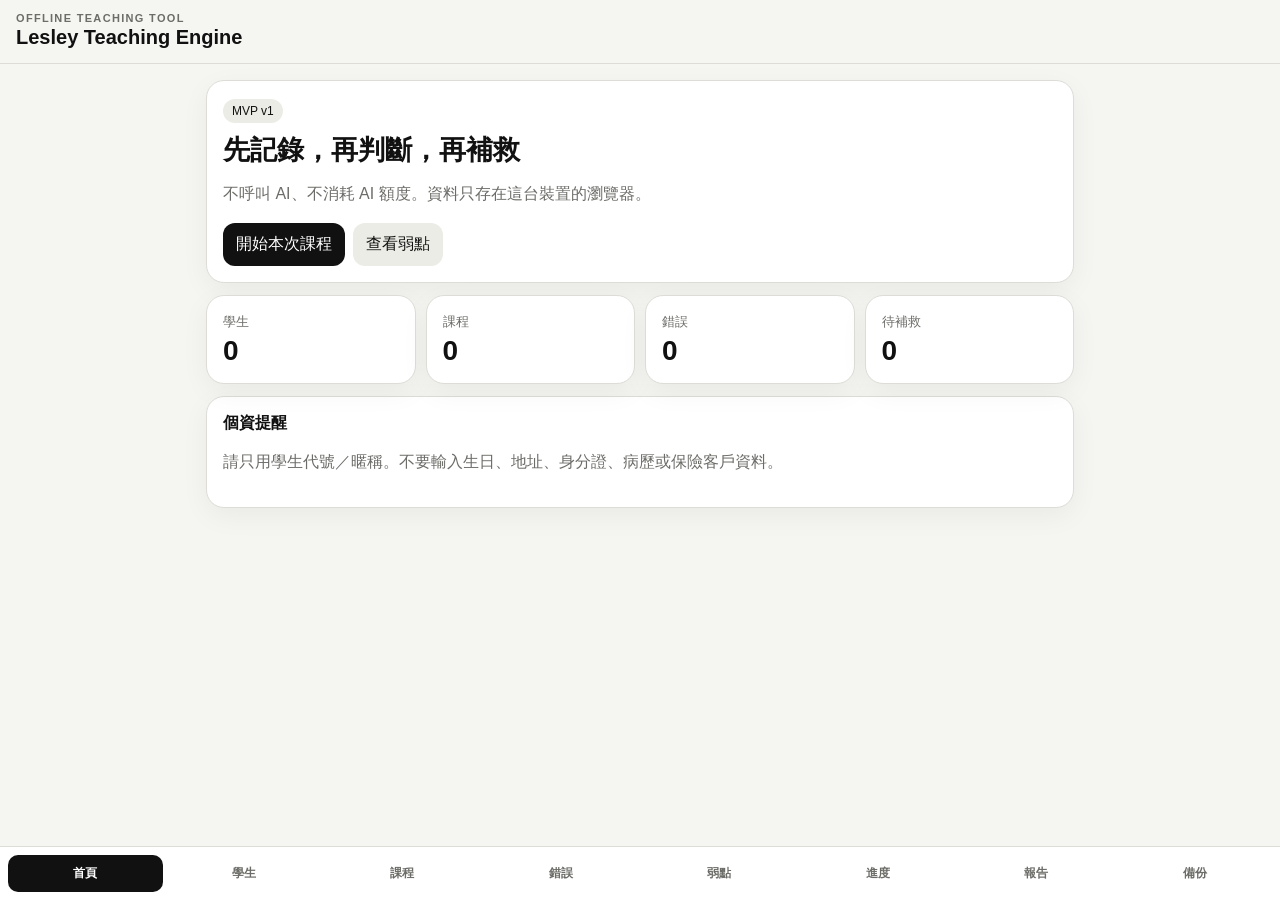
<file: index.html>
<!doctype html>
<html lang="zh-Hant">
<head>
<meta charset="utf-8">
<meta name="viewport" content="width=device-width,initial-scale=1,viewport-fit=cover">
<meta name="theme-color" content="#111111">
<meta name="apple-mobile-web-app-capable" content="yes">
<meta name="apple-mobile-web-app-title" content="Lesley TE">
<link rel="manifest" href="manifest.webmanifest">
<link rel="icon" href="icon.svg">
<title>Lesley Teaching Engine</title>
<style>
:root{--bg:#f5f5f2;--card:#fff;--ink:#111;--muted:#6c6c68;--line:#dddcd6;--soft:#ecece6;--danger:#9b2525}
*{box-sizing:border-box}body{margin:0;background:var(--bg);color:var(--ink);font-family:-apple-system,BlinkMacSystemFont,"Segoe UI","Noto Sans TC",sans-serif;padding-bottom:88px}
header{position:sticky;top:0;z-index:20;padding:calc(12px + env(safe-area-inset-top)) 16px 12px;background:rgba(245,245,242,.94);backdrop-filter:blur(18px);border-bottom:1px solid var(--line)}
h1{font-size:20px;margin:2px 0}.eyebrow{font-size:11px;letter-spacing:.12em;color:var(--muted);font-weight:700;margin:0}
main{max-width:900px;margin:auto;padding:16px}.view{display:none}.view.active{display:block}.card{background:var(--card);border:1px solid var(--line);border-radius:18px;padding:16px;margin-bottom:12px;box-shadow:0 8px 28px rgba(0,0,0,.05)}
.hero h2{font-size:27px;line-height:1.15;margin:10px 0}.muted{color:var(--muted);line-height:1.55}.grid{display:grid;gap:10px}.stats{grid-template-columns:repeat(2,1fr)}
.stat span{font-size:13px;color:var(--muted)}.stat strong{display:block;font-size:28px;margin-top:4px}.form{display:grid;gap:12px}
label{display:grid;gap:6px;font-size:14px;font-weight:700}input,select,textarea{width:100%;padding:12px;border:1px solid var(--line);border-radius:12px;background:#fff;font:inherit;color:var(--ink)}
textarea{resize:vertical}.primary,.secondary,.danger{border:0;border-radius:12px;padding:11px 13px;font-weight:700;font:inherit}.primary{background:#111;color:#fff}.secondary{background:var(--soft);color:#111}.danger{background:var(--danger);color:#fff}
.row{display:flex;gap:8px;align-items:center;flex-wrap:wrap}.grow{flex:1}.hidden{display:none!important}fieldset{border:1px solid var(--line);border-radius:14px;padding:12px;display:grid;gap:10px}legend{font-weight:800}.check{grid-template-columns:auto 1fr;align-items:center}.check input{width:auto}
.item{display:grid;gap:8px}.itemhead{display:flex;justify-content:space-between;gap:8px}.tag{display:inline-block;background:var(--soft);border-radius:999px;padding:5px 9px;font-size:12px;margin:2px 3px 2px 0}
.report{line-height:1.7}.statusline{display:flex;align-items:flex-start;gap:10px;padding:11px 0;border-bottom:1px solid var(--line)}.statusline:last-child{border-bottom:0}.statusdot{width:10px;height:10px;border-radius:50%;margin-top:6px;flex:0 0 10px;background:#777}.statusdot.done{background:#111}.statusdot.work{background:#777}.statusdot.wait{background:#bbb}.progress-note{padding:12px;border-radius:14px;background:var(--soft);line-height:1.55}.nav{position:fixed;left:0;right:0;bottom:0;z-index:30;display:flex;overflow-x:auto;gap:4px;padding:8px 8px calc(8px + env(safe-area-inset-bottom));background:rgba(255,255,255,.97);border-top:1px solid var(--line);backdrop-filter:blur(18px)}
.nav button{flex:1;min-width:58px;border:0;background:transparent;border-radius:10px;padding:10px 6px;font-size:12px;font-weight:700;color:var(--muted)}.nav button.active{background:#111;color:#fff}
.toast{position:fixed;z-index:50;left:50%;bottom:108px;transform:translateX(-50%);background:#111;color:#fff;padding:10px 14px;border-radius:999px;opacity:0;transition:.2s;pointer-events:none}.toast.show{opacity:1}
@media(min-width:700px){.stats{grid-template-columns:repeat(4,1fr)}#dashcards{grid-template-columns:repeat(4,1fr)}}
@media print{header,.nav,.noprint{display:none!important}body{background:#fff;padding:0}.view{display:none!important}#report.view{display:block!important}.card{border:0;box-shadow:none;padding:0}}
</style>
</head>
<body>
<header><p class="eyebrow">OFFLINE TEACHING TOOL</p><h1>Lesley Teaching Engine</h1></header>
<main>
<section id="home" class="view active">
  <div class="card hero"><span class="tag">MVP v1</span><h2>先記錄，再判斷，再補救</h2><p class="muted">不呼叫 AI、不消耗 AI 額度。資料只存在這台裝置的瀏覽器。</p><div class="row"><button class="primary" data-go="session">開始本次課程</button><button class="secondary" data-go="dashboard">查看弱點</button></div></div>
  <div class="grid stats"><div class="card stat"><span>學生</span><strong id="statStudents">0</strong></div><div class="card stat"><span>課程</span><strong id="statSessions">0</strong></div><div class="card stat"><span>錯誤</span><strong id="statErrors">0</strong></div><div class="card stat"><span>待補救</span><strong id="statWeak">0</strong></div></div>
  <div class="card"><strong>個資提醒</strong><p class="muted">請只用學生代號／暱稱。不要輸入生日、地址、身分證、病歷或保險客戶資料。</p></div>
</section>

<section id="students" class="view">
  <div class="row"><h2 class="grow">學生資料</h2><button id="newStudent" class="primary">新增學生</button></div>
  <form id="studentForm" class="card form hidden"><input type="hidden" id="studentId"><label>學生代號／暱稱<input id="studentName" maxlength="30" required placeholder="例如 S01／Kevin"></label><label>年級／程度<input id="studentLevel" placeholder="例如 小六／A1"></label><label>已學內容<textarea id="studentLearned" rows="3"></textarea></label><label>常見困難<textarea id="studentNeeds" rows="3"></textarea></label><div class="row"><button type="submit" class="primary">儲存</button><button type="button" id="cancelStudent" class="secondary">取消</button></div></form>
  <div id="studentList"></div>
</section>

<section id="session" class="view">
  <h2>本次課程紀錄</h2>
  <form id="sessionForm" class="card form">
    <label>學生<select id="sessionStudent" required></select></label>
    <label>日期<input id="sessionDate" type="date" required></label>
    <label>課程類型<select id="sessionType"><option>新授</option><option>練習</option><option>複習</option><option>評量</option><option>補救</option></select></label>
    <label>本次能力目標<input id="sessionGoal" required placeholder="例如：能正確使用 is / are"></label>
    <label>教學內容<textarea id="sessionContent" rows="3"></textarea></label>
    <fieldset><legend>Learning Gate</legend>
      <label class="check"><input id="gateIndependent" type="checkbox">可獨立完成</label>
      <label class="check"><input id="gateTransfer" type="checkbox">可在新題遷移</label>
      <label class="check"><input id="gateDelayed" type="checkbox">延後提取仍正確</label>
      <label>達成程度<select id="gateScore"><option value="0">0｜尚未建立</option><option value="1">1｜大量提示</option><option value="2">2｜少量提示</option><option value="3">3｜可獨立完成</option><option value="4">4｜可穩定遷移</option></select></label>
    </fieldset>
    <fieldset><legend>執行觀察</legend>
      <label>Task Initiation<select id="taskInitiation"><option value="0">未觀察</option><option value="1">需多次提醒</option><option value="2">一次提示可開始</option><option value="3">可自行開始</option></select></label>
      <label>Sustained Completion<select id="sustainedCompletion"><option value="0">未觀察</option><option value="1">常中斷</option><option value="2">少量提醒可完成</option><option value="3">可自行持續完成</option></select></label>
      <label>Prompt Level<select id="promptLevel"><option value="0">無提示</option><option value="1">最小提示</option><option value="2">中度提示</option><option value="3">大量提示</option></select></label>
      <label class="check"><input id="independentRecheck" type="checkbox">Independent Re-check｜可自行重檢</label>
    </fieldset>
    <label>教師觀察<textarea id="sessionNotes" rows="4"></textarea></label>
    <button type="submit" class="primary">儲存課程紀錄</button>
  </form>
</section>

<section id="errors" class="view">
  <h2>錯誤紀錄</h2>
  <form id="errorForm" class="card form">
    <label>學生<select id="errorStudent" required></select></label>
    <label>能力領域<select id="errorDomain"><option>Vocabulary</option><option>Grammar</option><option>Reading</option><option>Listening</option><option>Speaking</option><option>Spelling</option><option>Execution</option></select></label>
    <label>目標能力<input id="errorTarget" required></label>
    <label>錯誤表現<textarea id="errorBehavior" rows="3" required></textarea></label>
    <label>可能原因<select id="errorCause"><option>尚未理解規則</option><option>無法提取</option><option>發音／聽辨不穩</option><option>注意力或執行中斷</option><option>題意理解錯誤</option><option>過度類化</option><option>其他</option></select></label>
    <label>嚴重度<select id="errorSeverity"><option value="1">1｜偶發</option><option value="2">2｜重複出現</option><option value="3">3｜影響核心能力</option></select></label>
    <label>補救建議<textarea id="errorRemedy" rows="3" placeholder="例如：最小提示 → 撤除提示 → 新題重測"></textarea></label>
    <button type="submit" class="primary">加入錯誤紀錄</button>
  </form>
  <div id="errorList"></div>
</section>

<section id="dashboard" class="view">
  <div class="row"><h2 class="grow">弱點儀表板</h2><select id="dashboardStudent" style="max-width:220px"></select></div>
  <div id="dashcards" class="grid"></div>
  <div class="card"><h3>優先補救順序</h3><div id="weaknessList"></div></div>
</section>


<section id="progress" class="view">
  <div class="row"><h2 class="grow">國一家教進度</h2><span class="tag">CURRENT</span></div>

  <div class="card">
    <h3>目前教材｜Unit 1 — Who's That Handsome Boy?</h3>
    <p class="muted">目前已切換到正式國中教材。舊的 Unit 8／Unit 9 橋接教材只保留為先備能力背景，不再當作目前課程進度。</p>
  </div>

  <div class="card">
    <h3>本單元內容地圖</h3>
    <div class="statusline"><span class="statusdot work"></span><div><strong>Vocabulary｜人物、家庭與職業</strong><div class="muted">family members、teacher、singer、office worker、writer、nurse、doctor、police officer 等。</div></div></div>
    <div class="statusline"><span class="statusdot work"></span><div><strong>Be Verbs｜am / is / are</strong><div class="muted">人物身分、職業、年齡與形容詞敘述；包含肯定、否定與 Yes/No 問答。</div></div></div>
    <div class="statusline"><span class="statusdot work"></span><div><strong>Who Questions｜Who's he / she?</strong><div class="muted">辨識人物、親屬關係與回答句型。</div></div></div>
    <div class="statusline"><span class="statusdot work"></span><div><strong>Family Relationships</strong><div class="muted">brother / sister / cousin / uncle / aunt / husband / wife / daughter 等，並結合家族圖判讀。</div></div></div>
    <div class="statusline"><span class="statusdot work"></span><div><strong>Reading & Evidence</strong><div class="muted">家庭介紹、職業、年齡、學校階段與喜好；從短文找證據回答 Which is true、人物關係與表格 Yes/No。</div></div></div>
  </div>

  <div class="card">
    <h3>目前學生弱點｜證據狀態</h3>
    <div class="progress-note"><strong>目前不能沿用舊弱點當作現在的弱點。</strong><br>舊的 pronoun–be、isn't / aren't、Unit 8 Gate 只能視為先備能力紀錄。現在需要從 Unit 1 的實際作答重新建立 baseline。</div>
    <p class="muted">尚未輸入 Unit 1 的實際錯題／測驗結果，因此目前不把任何文法項目標成「已確認弱點」。</p>
  </div>

  <div class="card">
    <h3>進度壓力下的最低檢核</h3>
    <ol>
      <li><strong>單字：</strong>人物／家庭／職業是否能直接辨認與提取。</li>
      <li><strong>句型：</strong>am / is / are、Who's…?、Yes/No 問答是否能在新題獨立完成。</li>
      <li><strong>關係：</strong>家族圖能否正確判斷 cousin、uncle、aunt、husband / wife 等。</li>
      <li><strong>閱讀：</strong>能否回原文找年齡、職業、家庭成員、學校階段與 likes 的證據。</li>
    </ol>
    <p class="muted">只要核心項目能通過，就往下一段內容；錯誤再進 Error Log，不因單一小錯把整堂課退回重教。</p>
  </div>

  <div class="card">
    <h3>學習執行支援｜不拖慢進度</h3>
    <div class="statusline"><span class="statusdot work"></span><div><strong>短任務</strong><div class="muted">一次 3–5 題；完成一組再進下一組，避免整頁造成啟動與持續負荷。</div></div></div>
    <div class="statusline"><span class="statusdot work"></span><div><strong>固定提示上限</strong><div class="muted">同一題最多三輪提示；仍卡住就標記 NOT READY，轉下一題或短補救，不進入反覆催促。</div></div></div>
    <div class="statusline"><span class="statusdot work"></span><div><strong>區分學科錯誤與執行錯誤</strong><div class="muted">不會規則、提取失敗、太快漏看、任務中斷分開記，避免全部歸類成「粗心」。</div></div></div>
    <div class="statusline"><span class="statusdot work"></span><div><strong>Return to Task</strong><div class="muted">重點不是全程不分心，而是中斷後能否快速回到原本題目。</div></div></div>
  </div>

  <div class="card">
    <h3>下一個需要的證據</h3>
    <p>直接把這次 Unit 1 的<strong>錯題、分數或你上課觀察到的卡點</strong>記進「錯誤」頁。系統才開始建立真正屬於現在國一階段的弱點排序。</p>
  </div>
</section>

<section id="report" class="view">
  <h2>課後報告</h2>
  <div class="card form noprint"><label>學生<select id="reportStudent"></select></label><button id="makeReport" class="primary">產生報告</button></div>
  <article id="reportOutput" class="card report"><p class="muted">選擇學生後產生報告。</p></article>
  <button id="printReport" class="secondary noprint hidden">列印／另存 PDF</button>
</section>

<section id="backup" class="view">
  <h2>備份與匯出</h2>
  <div class="card"><h3>完整 JSON 備份</h3><button id="exportJson" class="primary">匯出 JSON</button></div>
  <div class="card"><h3>錯誤紀錄 CSV</h3><button id="exportCsv" class="secondary">匯出 CSV</button></div>
  <div class="card form"><h3>還原備份</h3><input id="importFile" type="file" accept=".json,application/json"><button id="importJson" class="secondary">匯入 JSON</button></div>
  <div class="card"><h3>清除本機資料</h3><p class="muted">先匯出備份。此動作無法復原。</p><button id="clearAll" class="danger">清除全部資料</button></div>
</section>
</main>

<nav class="nav"><button data-go="home" class="active">首頁</button><button data-go="students">學生</button><button data-go="session">課程</button><button data-go="errors">錯誤</button><button data-go="dashboard">弱點</button><button data-go="progress">進度</button><button data-go="report">報告</button><button data-go="backup">備份</button></nav>
<div id="toast" class="toast"></div>

<script>
const KEY='lesley-teaching-engine-v1',EMPTY={students:[],sessions:[],errors:[]};
const state=load();function load(){try{return {...EMPTY,...JSON.parse(localStorage.getItem(KEY)||'{}')}}catch{return JSON.parse(JSON.stringify(EMPTY))}}
function save(){localStorage.setItem(KEY,JSON.stringify(state));render()}
function uid(){return crypto.randomUUID?crypto.randomUUID():Date.now().toString(36)+Math.random().toString(36).slice(2)}
function esc(s=''){return String(s).replace(/[&<>"']/g,m=>({'&':'&amp;','<':'&lt;','>':'&gt;','"':'&quot;',"'":'&#039;'}[m]))}
function today(){return new Date().toISOString().slice(0,10)}
function toast(x){const t=document.querySelector('#toast');t.textContent=x;t.classList.add('show');setTimeout(()=>t.classList.remove('show'),1600)}
function go(n){document.querySelectorAll('.view').forEach(v=>v.classList.toggle('active',v.id===n));document.querySelectorAll('[data-go]').forEach(b=>b.classList.toggle('active',b.dataset.go===n));scrollTo({top:0,behavior:'smooth'})}
document.querySelectorAll('[data-go]').forEach(b=>b.onclick=()=>go(b.dataset.go));sessionDate.value=today();

function options(old=''){return '<option value="">請選擇學生</option>'+state.students.map(s=>'<option value="'+s.id+'" '+(s.id===old?'selected':'')+'>'+esc(s.name)+'</option>').join('')}
function refreshSelects(){['sessionStudent','errorStudent','dashboardStudent','reportStudent'].forEach(k=>{const e=document.querySelector('#'+k),old=e.value;e.innerHTML=options(old)})}

newStudent.onclick=()=>{studentForm.reset();studentId.value='';studentForm.classList.remove('hidden')};
cancelStudent.onclick=()=>studentForm.classList.add('hidden');
studentForm.onsubmit=e=>{e.preventDefault();const r={id:studentId.value||uid(),name:studentName.value.trim(),level:studentLevel.value.trim(),learned:studentLearned.value.trim(),needs:studentNeeds.value.trim()};const i=state.students.findIndex(x=>x.id===r.id);i>=0?state.students[i]=r:state.students.push(r);studentForm.classList.add('hidden');save();toast('學生資料已儲存')};
studentList.onclick=e=>{const b=e.target.closest('button[data-act]');if(!b)return;const s=state.students.find(x=>x.id===b.dataset.id);if(!s)return;if(b.dataset.act==='edit'){studentId.value=s.id;studentName.value=s.name;studentLevel.value=s.level;studentLearned.value=s.learned;studentNeeds.value=s.needs;studentForm.classList.remove('hidden')}else if(confirm('刪除 '+s.name+'？相關紀錄也會刪除。')){state.students=state.students.filter(x=>x.id!==s.id);state.sessions=state.sessions.filter(x=>x.studentId!==s.id);state.errors=state.errors.filter(x=>x.studentId!==s.id);save()}};

sessionForm.onsubmit=e=>{e.preventDefault();state.sessions.push({id:uid(),studentId:sessionStudent.value,date:sessionDate.value,type:sessionType.value,goal:sessionGoal.value.trim(),content:sessionContent.value.trim(),independent:gateIndependent.checked,transfer:gateTransfer.checked,delayed:gateDelayed.checked,score:+gateScore.value,taskInitiation:+taskInitiation.value,sustainedCompletion:+sustainedCompletion.value,promptLevel:+promptLevel.value,independentRecheck:independentRecheck.checked,notes:sessionNotes.value.trim(),createdAt:new Date().toISOString()});e.target.reset();sessionDate.value=today();save();toast('課程紀錄已儲存')};

errorForm.onsubmit=e=>{e.preventDefault();state.errors.push({id:uid(),studentId:errorStudent.value,domain:errorDomain.value,target:errorTarget.value.trim(),behavior:errorBehavior.value.trim(),cause:errorCause.value,severity:+errorSeverity.value,remedy:errorRemedy.value.trim(),createdAt:new Date().toISOString()});e.target.reset();save();toast('錯誤紀錄已加入')};
errorList.onclick=e=>{const b=e.target.closest('button[data-del]');if(!b)return;if(confirm('刪除這筆錯誤紀錄？')){state.errors=state.errors.filter(x=>x.id!==b.dataset.del);save()}};

function weakData(studentId){const m={};state.errors.filter(e=>e.studentId===studentId).forEach(e=>{const k=e.domain+'｜'+e.target;if(!m[k])m[k]={domain:e.domain,target:e.target,total:0,count:0,causes:{},remedies:new Set()};m[k].total+=e.severity;m[k].count++;m[k].causes[e.cause]=(m[k].causes[e.cause]||0)+1;if(e.remedy)m[k].remedies.add(e.remedy)});return Object.values(m).sort((a,b)=>b.total-a.total)}

function renderStudents(){studentList.innerHTML=state.students.length?state.students.map(s=>'<article class="card item"><div class="itemhead"><div><h3 style="margin:0">'+esc(s.name)+'</h3><div class="muted">'+esc(s.level||'未填程度')+'</div></div><div class="row"><button class="secondary" data-act="edit" data-id="'+s.id+'">編輯</button><button class="danger" data-act="delete" data-id="'+s.id+'">刪除</button></div></div>'+(s.learned?'<div><strong>已學：</strong>'+esc(s.learned)+'</div>':'')+(s.needs?'<div><strong>困難：</strong>'+esc(s.needs)+'</div>':'')+'</article>').join(''):'<div class="card muted">尚未建立學生資料。</div>'}
function renderErrors(){errorList.innerHTML=state.errors.length?[...state.errors].reverse().map(e=>{const s=state.students.find(x=>x.id===e.studentId);return '<article class="card item"><div class="itemhead"><div><h3 style="margin:0">'+esc(e.target)+'</h3><div class="muted">'+esc(s?.name||'未知學生')+' · '+esc(e.domain)+'</div></div><button class="danger" data-del="'+e.id+'">刪除</button></div><div>'+esc(e.behavior)+'</div><div><span class="tag">'+esc(e.cause)+'</span><span class="tag">嚴重度 '+e.severity+'</span></div>'+(e.remedy?'<div><strong>補救：</strong>'+esc(e.remedy)+'</div>':'')+'</article>'}).join(''):'<div class="card muted">尚無錯誤紀錄。</div>'}
function renderStats(){statStudents.textContent=state.students.length;statSessions.textContent=state.sessions.length;statErrors.textContent=state.errors.length;const set=new Set(state.students.flatMap(s=>weakData(s.id).filter(w=>w.total>=2).map(w=>s.id+'|'+w.domain+'|'+w.target)));statWeak.textContent=set.size}
function renderDashboard(){const sid=dashboardStudent.value;if(!sid){dashcards.innerHTML='';weaknessList.innerHTML='<p class="muted">請先選擇學生。</p>';return}const ss=state.sessions.filter(x=>x.studentId===sid),es=state.errors.filter(x=>x.studentId===sid),avg=ss.length?(ss.reduce((a,b)=>a+b.score,0)/ss.length).toFixed(1):'—',stable=ss.filter(x=>x.independent&&x.transfer&&x.delayed).length,recheck=ss.filter(x=>x.independentRecheck).length;dashcards.innerHTML='<div class="card stat"><span>平均達成</span><strong>'+avg+'</strong></div><div class="card stat"><span>穩定 Gate</span><strong>'+stable+'</strong></div><div class="card stat"><span>可自行重檢</span><strong>'+recheck+'</strong></div><div class="card stat"><span>錯誤筆數</span><strong>'+es.length+'</strong></div>';const ws=weakData(sid);weaknessList.innerHTML=ws.length?ws.map((w,i)=>{const cause=Object.entries(w.causes).sort((a,b)=>b[1]-a[1])[0]?.[0]||'未分類';return '<div class="item"><strong>'+(i+1)+'. '+esc(w.target)+'</strong><div class="muted">'+esc(w.domain)+' · 優先分數 '+w.total+' · '+w.count+' 次 · 主要原因：'+esc(cause)+'</div>'+(w.remedies.size?'<div>'+[...w.remedies].map(r=>'<span class="tag">'+esc(r)+'</span>').join('')+'</div>':'')+'</div>'}).join(''):'<p class="muted">目前沒有弱點紀錄。</p>'}
dashboardStudent.onchange=renderDashboard;

makeReport.onclick=()=>{const sid=reportStudent.value;if(!sid){reportOutput.innerHTML='<p class="muted">請先選擇學生。</p>';return}const s=state.students.find(x=>x.id===sid),ss=state.sessions.filter(x=>x.studentId===sid).sort((a,b)=>b.date.localeCompare(a.date)),latest=ss[0],ws=weakData(sid).slice(0,3),passed=latest?[latest.independent?'可獨立完成':null,latest.transfer?'可新題遷移':null,latest.delayed?'延後提取穩定':null,latest.independentRecheck?'可自行重檢':null].filter(Boolean):[];reportOutput.innerHTML='<h2>'+esc(s.name)+'｜課後學習報告</h2><p class="muted">產生日期：'+today()+'</p><h3>目前學習狀態</h3><p>'+(latest?'最近課程 '+esc(latest.date)+'「'+esc(latest.type)+'」，目標「'+esc(latest.goal)+'」，達成 '+latest.score+'/4。':'目前尚無課程紀錄。')+'</p><h3>已觀察到的能力</h3>'+(passed.length?'<ul>'+passed.map(x=>'<li>'+x+'</li>').join('')+'</ul>':'<p>目前尚無完整 Gate 通過紀錄。</p>')+'<h3>優先補強</h3>'+(ws.length?'<ol>'+ws.map(w=>'<li><strong>'+esc(w.target)+'</strong>（'+esc(w.domain)+'）— '+w.count+' 次。</li>').join('')+'</ol>':'<p>目前沒有已記錄的核心弱點。</p>')+'<h3>下一步建議</h3>'+(ws.length?'<ul>'+ws.map(w=>'<li>'+esc([...w.remedies][0]||'最小提示 → 撤除提示 → 新題重測。')+'</li>').join('')+'</ul>':'<p>持續短量延後提取與新題遷移檢核。</p>')+'<h3>教師觀察</h3><p>'+esc(latest?.notes||'尚未填寫。')+'</p><p class="muted">此報告依本機紀錄整理，不包含 AI 判讀。</p>';printReport.classList.remove('hidden')};
printReport.onclick=()=>print();

function download(name,text,type){const a=document.createElement('a');a.href=URL.createObjectURL(new Blob([text],{type}));a.download=name;a.click();setTimeout(()=>URL.revokeObjectURL(a.href),500)}
exportJson.onclick=()=>download('Lesley_TE_backup_'+today()+'.json',JSON.stringify(state,null,2),'application/json');
exportCsv.onclick=()=>{const rows=[['學生','領域','目標能力','錯誤表現','可能原因','嚴重度','補救建議','建立時間']];state.errors.forEach(e=>{const s=state.students.find(x=>x.id===e.studentId);rows.push([s?.name||'',e.domain,e.target,e.behavior,e.cause,e.severity,e.remedy,e.createdAt])});const csv='\ufeff'+rows.map(r=>r.map(v=>'"'+String(v??'').replaceAll('"','""')+'"').join(',')).join('\n');download('Lesley_TE_errors_'+today()+'.csv',csv,'text/csv;charset=utf-8')};
importJson.onclick=async()=>{const f=importFile.files[0];if(!f)return toast('請先選擇 JSON');try{const d=JSON.parse(await f.text());if(!Array.isArray(d.students)||!Array.isArray(d.sessions)||!Array.isArray(d.errors))throw 0;if(confirm('匯入會取代目前本機資料，確定？')){state.students=d.students;state.sessions=d.sessions;state.errors=d.errors;save();toast('備份已還原')}}catch{alert('檔案格式不正確')}};
clearAll.onclick=()=>{if(confirm('確定清除全部本機資料？')&&confirm('再次確認：你已先備份嗎？')){state.students=[];state.sessions=[];state.errors=[];save();toast('資料已清除')}};

function render(){refreshSelects();renderStudents();renderErrors();renderStats();renderDashboard()}render();
if('serviceWorker'in navigator)window.addEventListener('load',()=>navigator.serviceWorker.register('service-worker.js'));
</script>
</body>
</html>
</file>
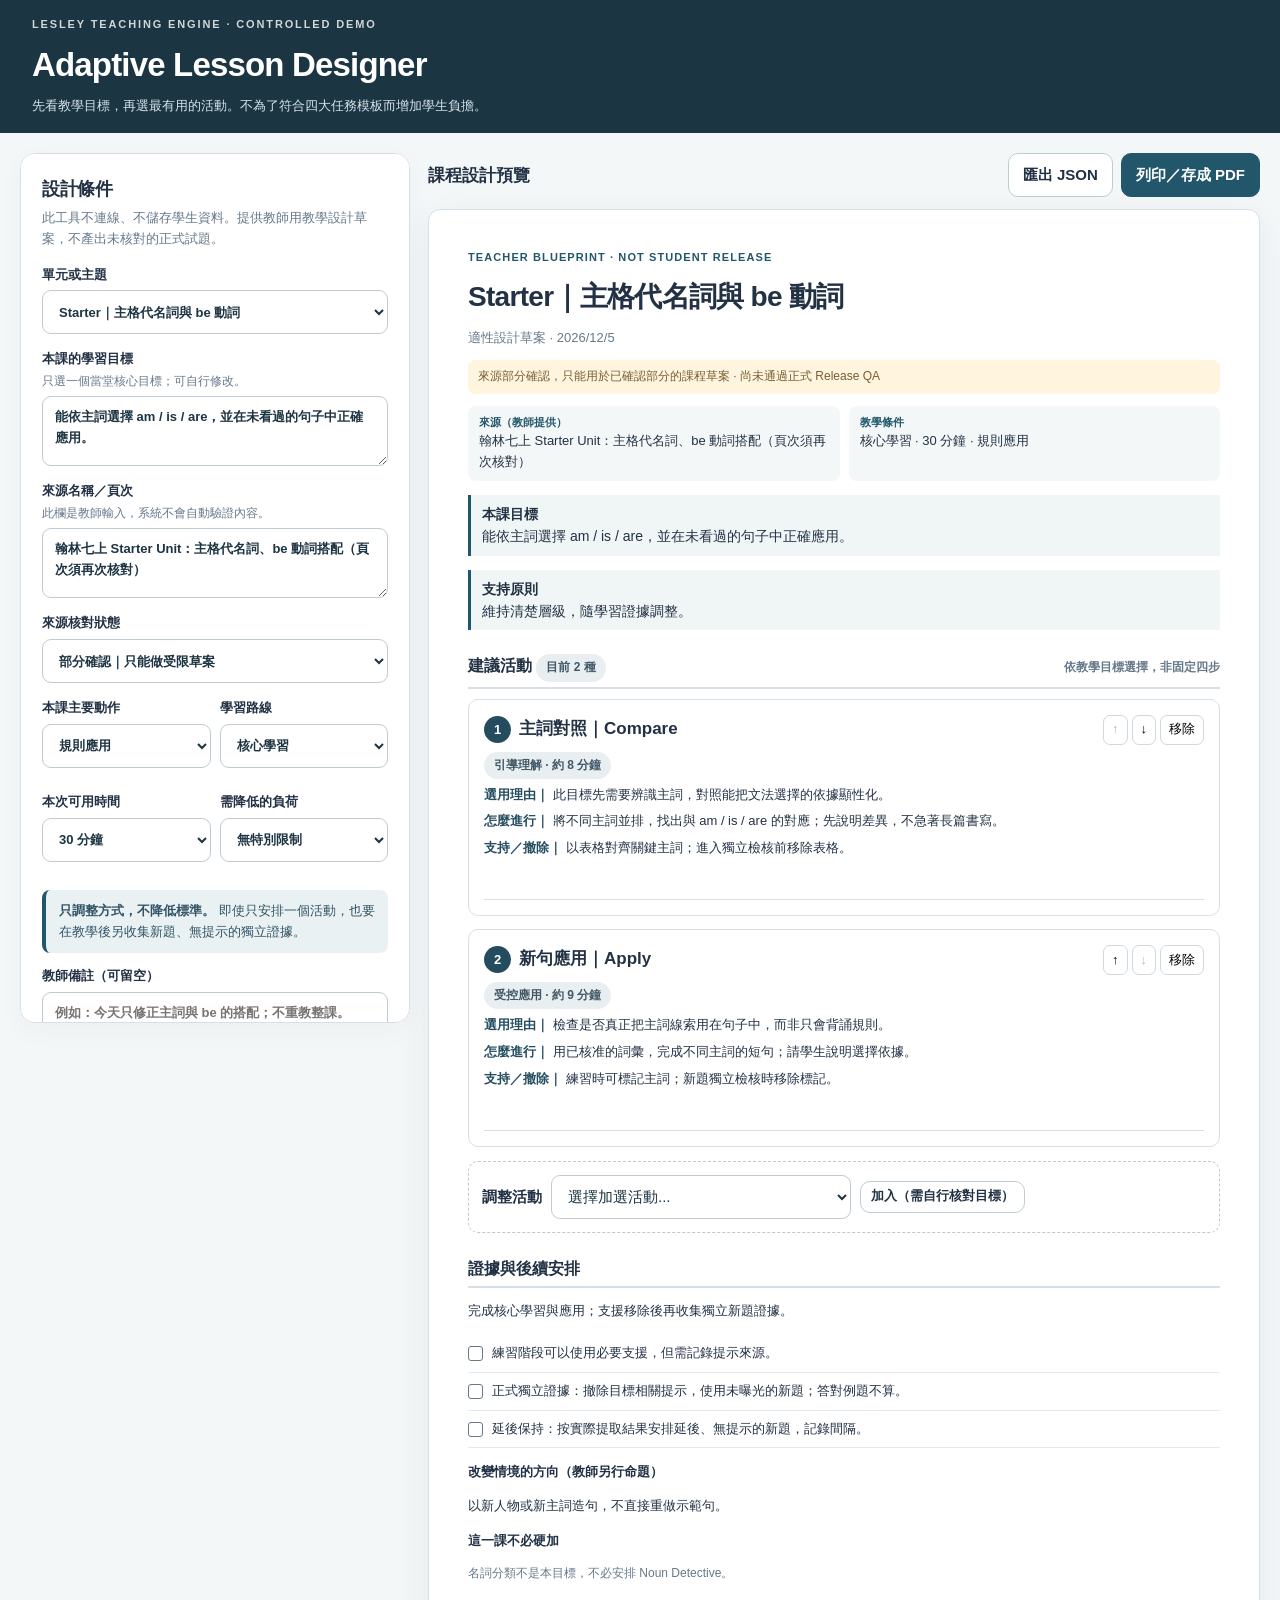
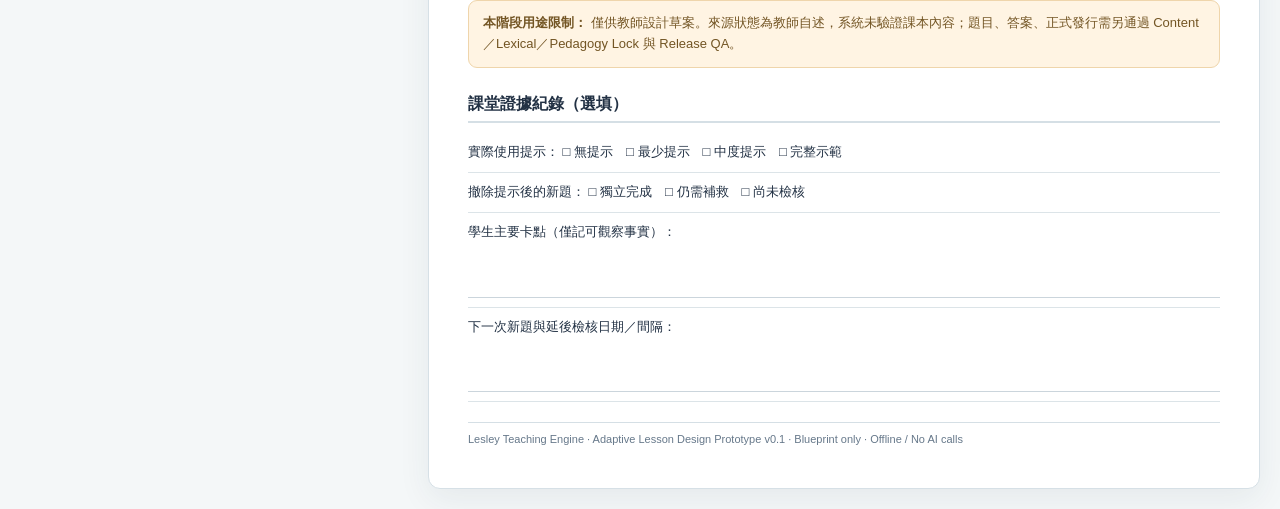
<file: demos/adaptive-lesson-designer.html>
<!doctype html>
<html lang="zh-Hant">
<head>
<meta charset="utf-8">
<meta name="viewport" content="width=device-width, initial-scale=1, viewport-fit=cover">
<meta name="color-scheme" content="light">
<title>Adaptive Lesson Designer｜Lesley Teaching Engine</title>
<style>
:root{--ink:#223144;--muted:#66788a;--line:#d5dfe5;--bg:#f4f7f8;--paper:#fff;--accent:#22576b;--soft:#e9f1f3;--amber:#775e31;--amber-bg:#fff5df;--danger:#8b3933}
*{box-sizing:border-box}
html{scroll-behavior:smooth}
body{margin:0;background:var(--bg);font-family:-apple-system,BlinkMacSystemFont,"Noto Sans TC","PingFang TC","Microsoft JhengHei",sans-serif;color:var(--ink);font-size:15px;line-height:1.6}
button,select,input,textarea{font:inherit}button{cursor:pointer}
button:focus-visible,input:focus-visible,textarea:focus-visible,select:focus-visible{outline:3px solid #8bbbd0;outline-offset:2px}
a{color:var(--accent)}
.header{background:#1b3543;color:#fff;padding:16px clamp(16px,3vw,32px)}
.header .eyebrow{font-size:11px;letter-spacing:.17em;font-weight:700;opacity:.8;margin:0 0 5px}
.header h1{font-size:clamp(23px,3vw,33px);letter-spacing:-.025em;margin:0}
.header p{margin:5px 0 0;max-width:750px;color:#d6e4e9;font-size:13px}
.shell{max-width:1340px;margin:auto;padding:20px;display:grid;grid-template-columns:minmax(305px,390px) minmax(0,1fr);gap:18px;align-items:start}
.panel{border:1px solid var(--line);border-radius:15px;background:#fff;padding:21px;box-shadow:0 8px 27px rgba(35,68,81,.035)}
.setup{position:sticky;top:16px;max-height:calc(100vh - 30px);overflow:auto}
.setup h2,.paper h2{font-size:18px;letter-spacing:-.025em;margin:0 0 4px}
.lead{font-size:13px;color:var(--muted);margin:0 0 15px}
.field{margin:0 0 15px;display:block;font-size:13px;font-weight:750}
.field small{font-size:12px;color:var(--muted);font-weight:450;display:block;margin:2px 0 5px}
input,textarea,select{display:block;width:100%;color:#1d3442;border:1px solid #becbd3;background:white;border-radius:9px;padding:10px 12px;min-height:44px;margin:5px 0 0}
textarea{resize:vertical;min-height:70px}
.fieldgroup{display:grid;grid-template-columns:repeat(2,minmax(0,1fr));gap:9px}
.callout{padding:11px 13px;background:var(--soft);border-left:4px solid var(--accent);border-radius:8px;color:#325466;font-size:13px;margin:13px 0}
.buttonbar{display:flex;flex-wrap:wrap;gap:8px;margin:16px 0 0}
.btn{display:inline-flex;justify-content:center;align-items:center;gap:7px;min-height:44px;padding:9px 14px;border-radius:10px;border:1px solid #becdd2;background:white;color:var(--ink);font-weight:720;white-space:nowrap}
.btn.primary{background:var(--accent);color:white;border-color:var(--accent)}
.btn[disabled]{opacity:.45;cursor:not-allowed}
.btn.small{min-height:32px;font-size:13px;padding:4px 10px}
.previewHead{display:flex;justify-content:space-between;align-items:center;gap:8px;margin-bottom:12px;flex-wrap:wrap}
.previewHead strong{font-size:17px}
.pill{display:inline-flex;align-items:center;gap:5px;background:#e9eef1;border-radius:50px;padding:4px 10px;font-size:12px;color:#415967;font-weight:720}
.pill.warn{background:var(--amber-bg);color:#765920}
.paper{background:var(--paper);border:1px solid #d6e0e6;border-radius:12px;padding:clamp(20px,4.1vw,39px);box-shadow:0 10px 33px rgba(24,59,75,.07);min-height:520px}
.paperTitle .eyebrow{font-size:11px;letter-spacing:.1em;color:var(--accent);font-weight:850}
.paperTitle h2{font-size:clamp(23px,2.5vw,28px);margin:8px 0}
.paperTitle .sub{color:var(--muted);font-size:13px;margin-bottom:12px}
.meta{display:grid;grid-template-columns:1fr 1fr;gap:9px;margin:12px 0}
.meta div{background:#f4f7f7;border-radius:8px;padding:8px 11px;font-size:13px}
.meta .k{font-weight:750;color:var(--accent);display:block;font-size:11px}
.rule{border-left:3px solid var(--accent);padding:8px 11px;margin:14px 0;background:#f0f5f6;font-size:14px}
.faint{font-size:12px;color:var(--muted)}
.stageTitle{margin:23px 0 10px;display:flex;align-items:center;justify-content:space-between;gap:8px;border-bottom:2px solid var(--line);padding-bottom:5px;font-size:16px;font-weight:850}
.cards{display:grid;gap:13px}
.activity{border:1px solid var(--line);border-radius:10px;padding:15px;break-inside:avoid;page-break-inside:avoid}
.activity h3{margin:0 0 9px;font-size:17px}
.activity .num{display:inline-block;width:27px;height:27px;line-height:27px;text-align:center;background:#254c5e;color:#fff;border-radius:50%;font-size:13px;margin-right:8px}
.activity p{margin:6px 0;font-size:13px}
.activity p b{color:#254e60}
.cardtop{display:flex;justify-content:space-between;align-items:flex-start;gap:8px}
.cardtools{display:flex;flex-wrap:wrap;gap:4px;align-items:center}
.cardtools button{border:1px solid #ced8dd;background:#fff;padding:2px 8px;border-radius:7px;min-height:30px;font-size:13px;white-space:nowrap}
.writeLines{margin-top:13px;height:28px;border-bottom:1px solid #d7e0e4}
.noteTitle{font-size:13px;font-weight:850;margin:14px 0 7px}
.checkLine{font-size:13px;padding:8px 0;border-bottom:1px solid #e3e9ec;display:flex;gap:9px}
.checkSquare{flex:0 0 15px;border:1.5px solid #66798a;width:15px;height:15px;border-radius:3px;margin-top:3px}
.alert{background:#fff4e3;border:1px solid #efd5ab;border-radius:9px;padding:12px 14px;margin:17px 0;color:#735524;font-size:13px}
.blocked{border-left:4px solid var(--danger);background:#fff6f5;padding:15px 18px;border-radius:8px;margin:25px 0}
.blocked b{color:var(--danger)}
.blocked ul{padding-left:20px}
.manual{margin:14px 0;display:flex;align-items:center;flex-wrap:wrap;gap:9px;padding:13px;border:1px dashed #b9cbd2;border-radius:10px}
.manual select{width:min(300px,100%);margin:0}
.record{margin-top:16px;break-inside:avoid}
.recordRow{padding:9px 0;border-bottom:1px solid #dce4e8;font-size:13px}
.lineForNotes{height:45px;border-bottom:1px solid #cbd5dc;margin-top:10px}
.teacherStatus{font-size:12px;color:var(--amber);background:var(--amber-bg);padding:7px 10px;border-radius:7px;margin:10px 0}
.foot{border-top:1px solid var(--line);margin-top:20px;padding-top:8px;color:var(--muted);font-size:11px}
.noprint{}
@media(max-width:860px){.shell{display:block;padding:11px}.setup{position:static;max-height:none;margin-bottom:13px}.paper{padding:22px 18px}.panel{padding:16px}.previewHead{position:static}}
@media(max-width:450px){.fieldgroup{grid-template-columns:1fr}.meta{grid-template-columns:1fr}.cardtop{display:block}.cardtools{margin-top:6px}.header{padding:14px 16px}.paperTitle h2{font-size:22px}}
@page{size:A4 portrait;margin:15mm 16mm}
@media print{
 html,body{background:white!important;color:#1c2630;font-size:12.5pt;-webkit-print-color-adjust:exact;print-color-adjust:exact}
 .header,.setup,.previewHead,.noprint{display:none!important}
 .shell{display:block;max-width:none;margin:0;padding:0}
 .paper{border:0;box-shadow:none;border-radius:0;padding:0;min-height:0}
 .paperTitle h2{font-size:20pt}.stageTitle{font-size:14pt;margin-top:16px}
 .activity{padding:9px 12px;margin:0;break-inside:avoid}
 .activity h3{font-size:13pt}.activity p,.checkLine,.alert,.rule{font-size:11pt}
 .activity .num{background:#333!important;color:white!important}
 .printNewPage{break-before:page;page-break-before:always;padding-top:3mm}
 .recordRow{font-size:10.5pt}.lineForNotes{height:52px}
 .meta div,.rule{background:#f5f5f5!important}
 .foot{font-size:9pt}
}
</style>
</head>
<body>
<header class="header"><div class="eyebrow">LESLEY TEACHING ENGINE · CONTROLLED DEMO</div><h1>Adaptive Lesson Designer</h1><p>先看教學目標，再選最有用的活動。不為了符合四大任務模板而增加學生負擔。</p></header>
<main class="shell">
 <section class="panel setup" aria-labelledby="settingTitle">
  <h2 id="settingTitle">設計條件</h2><p class="lead">此工具不連線、不儲存學生資料。提供教師用教學設計草案，不產出未核對的正式試題。</p>
  <label class="field">單元或主題<select id="topic"></select></label>
  <label class="field">本課的學習目標<small>只選一個當堂核心目標；可自行修改。</small><textarea id="target" maxlength="240" rows="2"></textarea></label>
  <label class="field">來源名稱／頁次<small>此欄是教師輸入，系統不會自動驗證內容。</small><textarea id="source" maxlength="300" rows="2"></textarea></label>
  <label class="field">來源核對狀態<select id="readiness"><option value="partial">部分確認｜只能做受限草案</option><option value="confirmed">教師已核對來源｜仍需出版 QA</option><option value="missing">來源不足｜停止生成</option></select></label>
  <div class="fieldgroup">
   <label class="field">本課主要動作<select id="goal"><option value="understand">理解／觀察</option><option value="apply" selected>規則應用</option><option value="retrieve">主動提取</option><option value="transfer">遷移應用</option></select></label>
   <label class="field">學習路線<select id="route"><option value="core">核心學習</option><option value="repair">針對已確認缺口補救</option><option value="extension">精簡重複、增加挑戰</option></select></label>
   <label class="field">本次可用時間<select id="minutes"><option value="15">15 分鐘</option><option value="30" selected>30 分鐘</option><option value="45">45 分鐘</option></select></label>
   <label class="field">需降低的負荷<select id="load"><option value="standard">無特別限制</option><option value="reading">非目標閱讀負荷</option><option value="initiation">任務啟動負荷</option><option value="writing">非必要抄寫負荷</option></select></label>
  </div>
  <div class="callout"><strong>只調整方式，不降低標準。</strong> 即使只安排一個活動，也要在教學後另收集新題、無提示的獨立證據。</div>
  <label class="field">教師備註（可留空）<textarea id="notes" rows="2" maxlength="400" placeholder="例如：今天只修正主詞與 be 的搭配；不重教整課。"></textarea></label>
  <div class="buttonbar"><button class="btn primary" type="button" id="build">產生教學設計</button><button class="btn" type="button" id="starterDemo">恢復 Starter 範例</button></div>
 </section>
 <section id="preview" aria-labelledby="previewTitle">
  <div class="previewHead noprint"><strong id="previewTitle">課程設計預覽</strong><div class="buttonbar" style="margin:0"><button type="button" class="btn" id="download" disabled>匯出 JSON</button><button type="button" class="btn primary" id="print" disabled>列印／存成 PDF</button></div></div>
  <div id="paper" class="paper" aria-live="polite"></div>
 </section>
</main>
<script src="./adaptive-lesson-rules.js"></script>
<script>
(function(){
'use strict';
const $ = id => document.getElementById(id);
const API = window.LesleyAdaptive;
const clean = x => String(x??'').replace(/[&<>"']/g,ch=>({'&':'&amp;','<':'&lt;','>':'&gt;','"':'&quot;',"'":'&#39;'}[ch]));
const tSelect = $('topic');
Object.entries(API.topics).forEach(([id, t])=>{const op=document.createElement('option');op.value=id;op.textContent=t.label;tSelect.appendChild(op)});
let plan=null, chosen=[];
const getSettings=()=>({topic:$('topic').value,target:$('target').value,source:$('source').value,readiness:$('readiness').value,route:$('route').value,goal:$('goal').value,minutes:Number($('minutes').value),load:$('load').value});
function loadTopic(){const d=API.topics[$('topic').value];$('target').value=d.target;$('source').value=d.sourceHint;}
function starterDemo(){ $('topic').value='starter-be';loadTopic();$('readiness').value='partial';$('route').value='core';$('goal').value='apply';$('minutes').value='30';$('load').value='standard';$('notes').value='';build();}
function build(){plan=API.recommend(getSettings());chosen=plan.activities.map(x=>x.id);render();}
function paragraph(title,text){return `<p><b>${clean(title)}</b> ${clean(text)}</p>`;}
function render(){
 const s=plan.settings;
 $('download').disabled=plan.blocked; $('print').disabled=plan.blocked;
 if(plan.blocked){
  $('paper').innerHTML=`<div class="paperTitle"><div class="eyebrow">SOURCE READINESS</div><h2>來源狀態：BLOCKED</h2></div><div class="blocked"><b>目前不能產生正式學習目標、活動與題目。</b><p>${clean(plan.explanation)}</p><ul>${plan.gaps.map(x=>`<li>${clean(x)}</li>`).join('')}</ul></div><p class="faint">請先核對教材來源與目標，再重新產生。這不代表學生缺乏能力。</p>`;
  return;
 }
 const topic=API.topics[s.topic];
 let cards=chosen.map((id,i)=>{
  const a=API.activities[id];
  return `<article class="activity"><div class="cardtop"><div><h3><span class="num">${i+1}</span>${clean(a.label)}</h3><span class="pill">${clean(a.stage)} · 約 ${a.minutes} 分鐘</span></div><div class="cardtools noprint"><button type="button" data-move="up" data-id="${id}" aria-label="上移${clean(a.label)}" ${i===0?'disabled':''}>↑</button><button type="button" data-move="down" data-id="${id}" aria-label="下移${clean(a.label)}" ${i===chosen.length-1?'disabled':''}>↓</button><button type="button" data-remove="${id}" aria-label="移除${clean(a.label)}">移除</button></div></div>${paragraph('選用理由｜',a.why)}${paragraph('怎麼進行｜',a.action)}${paragraph('支持／撤除｜',a.support)}<div class="writeLines" aria-label="手寫補充區"></div></article>`;
 }).join('');
 const options=Object.entries(API.activities).filter(([id])=>!chosen.includes(id)).map(([id,a])=>`<option value="${id}">${clean(a.label)}</option>`).join('');
 const manual=chosen.length< Object.keys(API.activities).length ? `<div class="manual noprint"><b>調整活動</b><select id="addChoice" aria-label="加選活動"><option value="">選擇加選活動...</option>${options}</select><button id="addActivity" type="button" class="btn small">加入（需自行核對目標）</button></div>` : '';
 $('paper').innerHTML=`<div class="paperTitle"><div class="eyebrow">TEACHER BLUEPRINT · NOT STUDENT RELEASE</div><h2>${clean(topic.label)}</h2><div class="sub">適性設計草案 · ${new Date().toLocaleDateString('zh-TW',{year:'numeric',month:'numeric',day:'numeric'})}</div></div>
 <div class="teacherStatus">${s.readiness==='confirmed'?'教師自述已核對來源；不等於系統已驗證':'來源部分確認，只能用於已確認部分的課程草案'} · 尚未通過正式 Release QA</div>
 <div class="meta"><div><span class="k">來源（教師提供）</span>${clean(s.source)}</div><div><span class="k">教學條件</span>${clean($('route').selectedOptions[0].textContent)} · ${s.minutes} 分鐘 · ${clean($('goal').selectedOptions[0].textContent)}</div></div>
 <div class="rule"><b>本課目標</b><div>${clean(s.target)}</div></div>
 <div class="rule"><b>支持原則</b><div>${clean(plan.support)}</div></div>
 <div class="stageTitle"><span>建議活動 <span class="pill">目前 ${chosen.length} 種</span></span><span class="faint">依教學目標選擇，非固定四步</span></div>
 <div class="cards">${cards||'<div class="alert">已移除所有活動。可自行加選，但仍須規劃核心學習證據。</div>'}</div>
 ${manual}
 <div class="stageTitle ${chosen.length>=2?'printNewPage':''}">證據與後續安排</div>
 <p style="font-size:13px">${clean(plan.routeNote)}</p>
 ${plan.evidence.map(x=>`<div class="checkLine"><span class="checkSquare"></span><span>${clean(x)}</span></div>`).join('')}
 <div class="noteTitle">改變情境的方向（教師另行命題）</div><p style="font-size:13px">${clean(plan.transfer)}</p>
 <div class="noteTitle">這一課不必硬加</div><p class="faint">${clean(plan.omitted)}</p>
 ${$('notes').value.trim()?`<div class="noteTitle">教師備註</div><p style="font-size:13px;white-space:pre-wrap">${clean($('notes').value.trim())}</p>`:''}
 <div class="alert"><b>本階段用途限制：</b> ${clean(plan.limitations)}</div>
 <div class="record">
  <div class="stageTitle">課堂證據紀錄（選填）</div>
  <div class="recordRow">實際使用提示： □ 無提示　□ 最少提示　□ 中度提示　□ 完整示範</div>
  <div class="recordRow">撤除提示後的新題： □ 獨立完成　□ 仍需補救　□ 尚未檢核</div>
  <div class="recordRow">學生主要卡點（僅記可觀察事實）：<div class="lineForNotes"></div></div>
  <div class="recordRow">下一次新題與延後檢核日期／間隔：<div class="lineForNotes"></div></div>
 </div>
 <div class="foot">Lesley Teaching Engine · Adaptive Lesson Design Prototype v0.1 · Blueprint only · Offline / No AI calls</div>`;
}
$('paper').addEventListener('click',e=>{
 const remove=e.target.closest('[data-remove]');
 if(remove){chosen=chosen.filter(x=>x!==remove.dataset.remove);render();return;}
 const move=e.target.closest('[data-move]');
 if(move){const i=chosen.indexOf(move.dataset.id);const j=move.dataset.move==='up'?i-1:i+1;if(i>=0&&j>=0&&j<chosen.length){[chosen[i],chosen[j]]=[chosen[j],chosen[i]];render();}return;}
 if(e.target.closest('#addActivity')){const value=$('addChoice')?.value;if(value&&API.activities[value]&&!chosen.includes(value)){chosen.push(value);render();}}
});
$('topic').addEventListener('change',loadTopic);
$('build').addEventListener('click',build);
$('starterDemo').addEventListener('click',starterDemo);
$('print').addEventListener('click',()=>{if(!plan?.blocked){window.print();}});
$('download').addEventListener('click',()=>{
 if(!plan||plan.blocked)return;
 const output={kind:'teacher-blueprint-only',version:'0.1',generatedAt:new Date().toISOString(),sourceStatus:'teacher-declared-not-verified',settings:plan.settings,activities:chosen.map(id=>({id,...API.activities[id]})),evidence:plan.evidence,release:'NOT READY'};
 const blob=new Blob([JSON.stringify(output,null,2)],{type:'application/json;charset=utf-8'});
 const url=URL.createObjectURL(blob);const a=document.createElement('a');a.href=url;a.download='adaptive_lesson_blueprint.json';document.body.appendChild(a);a.click();a.remove();setTimeout(()=>URL.revokeObjectURL(url),3000);
});
starterDemo();
})();
</script>
</body>
</html>
</file>
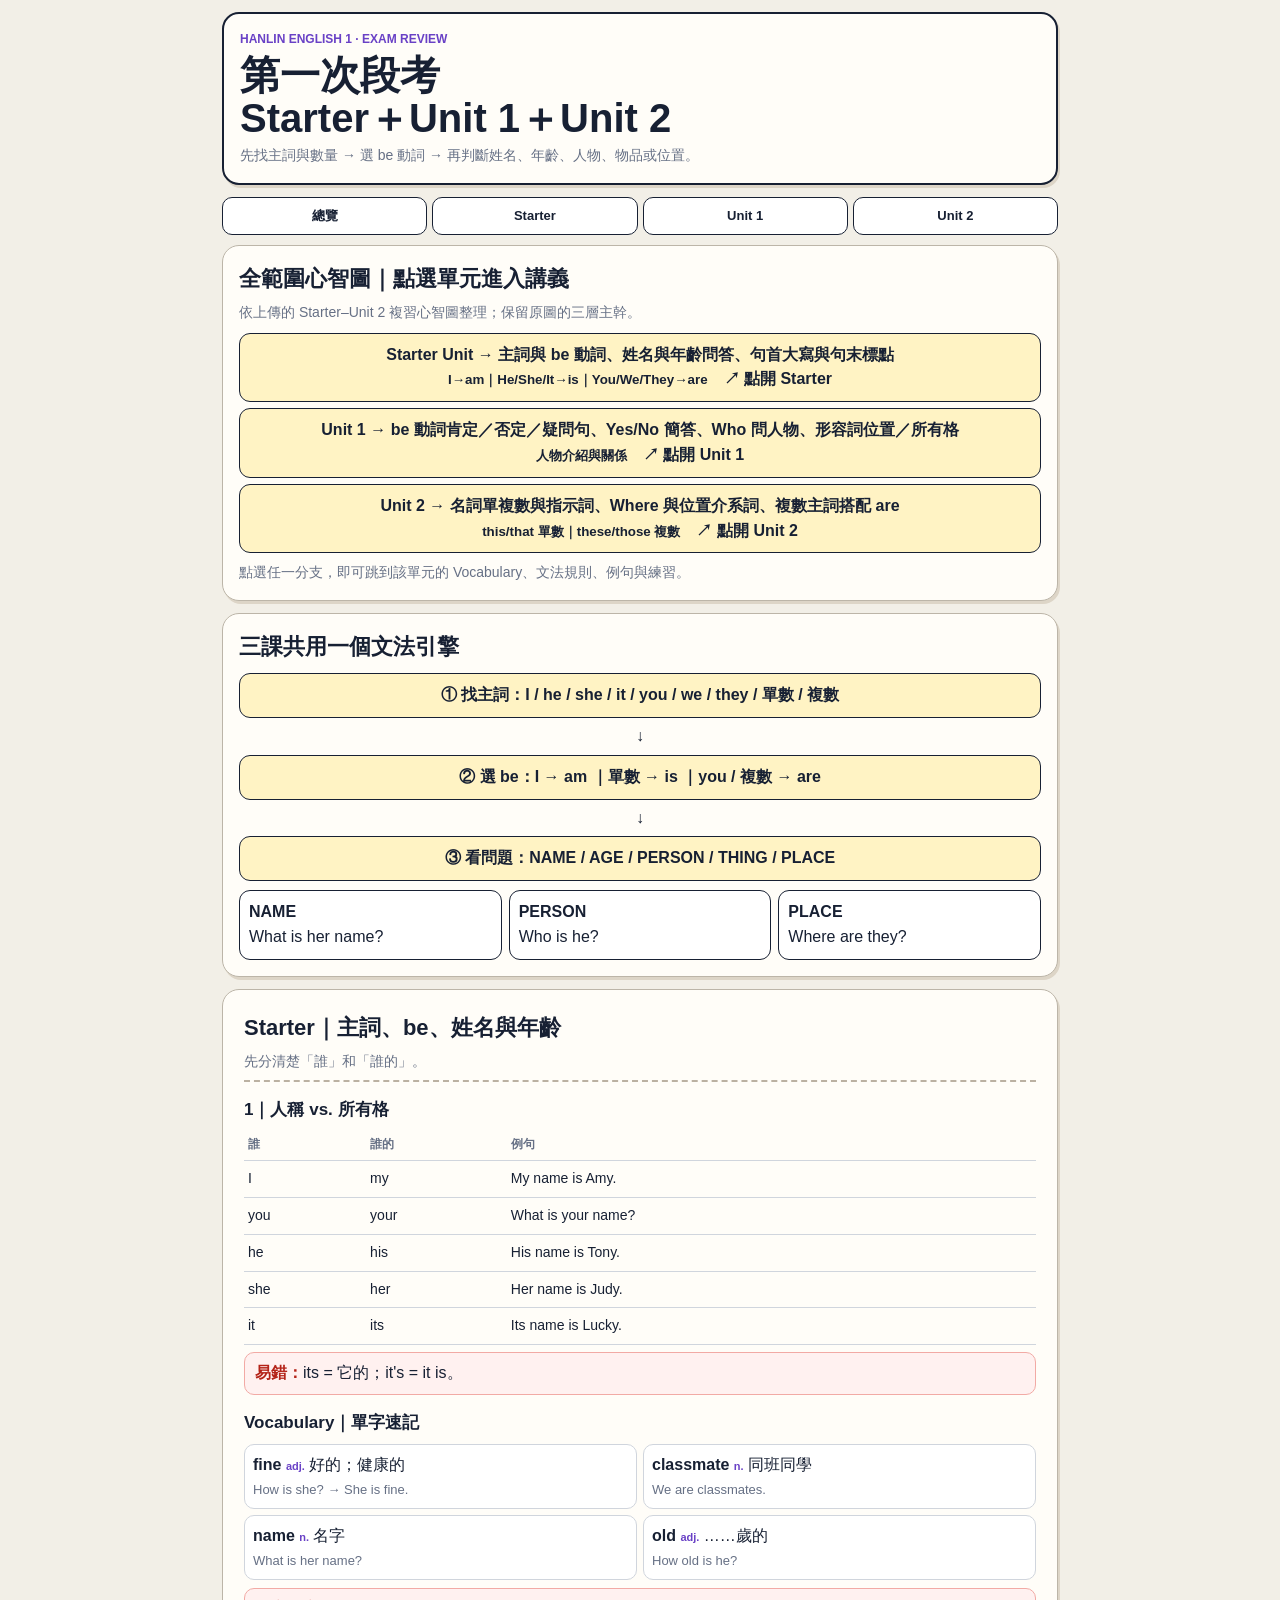
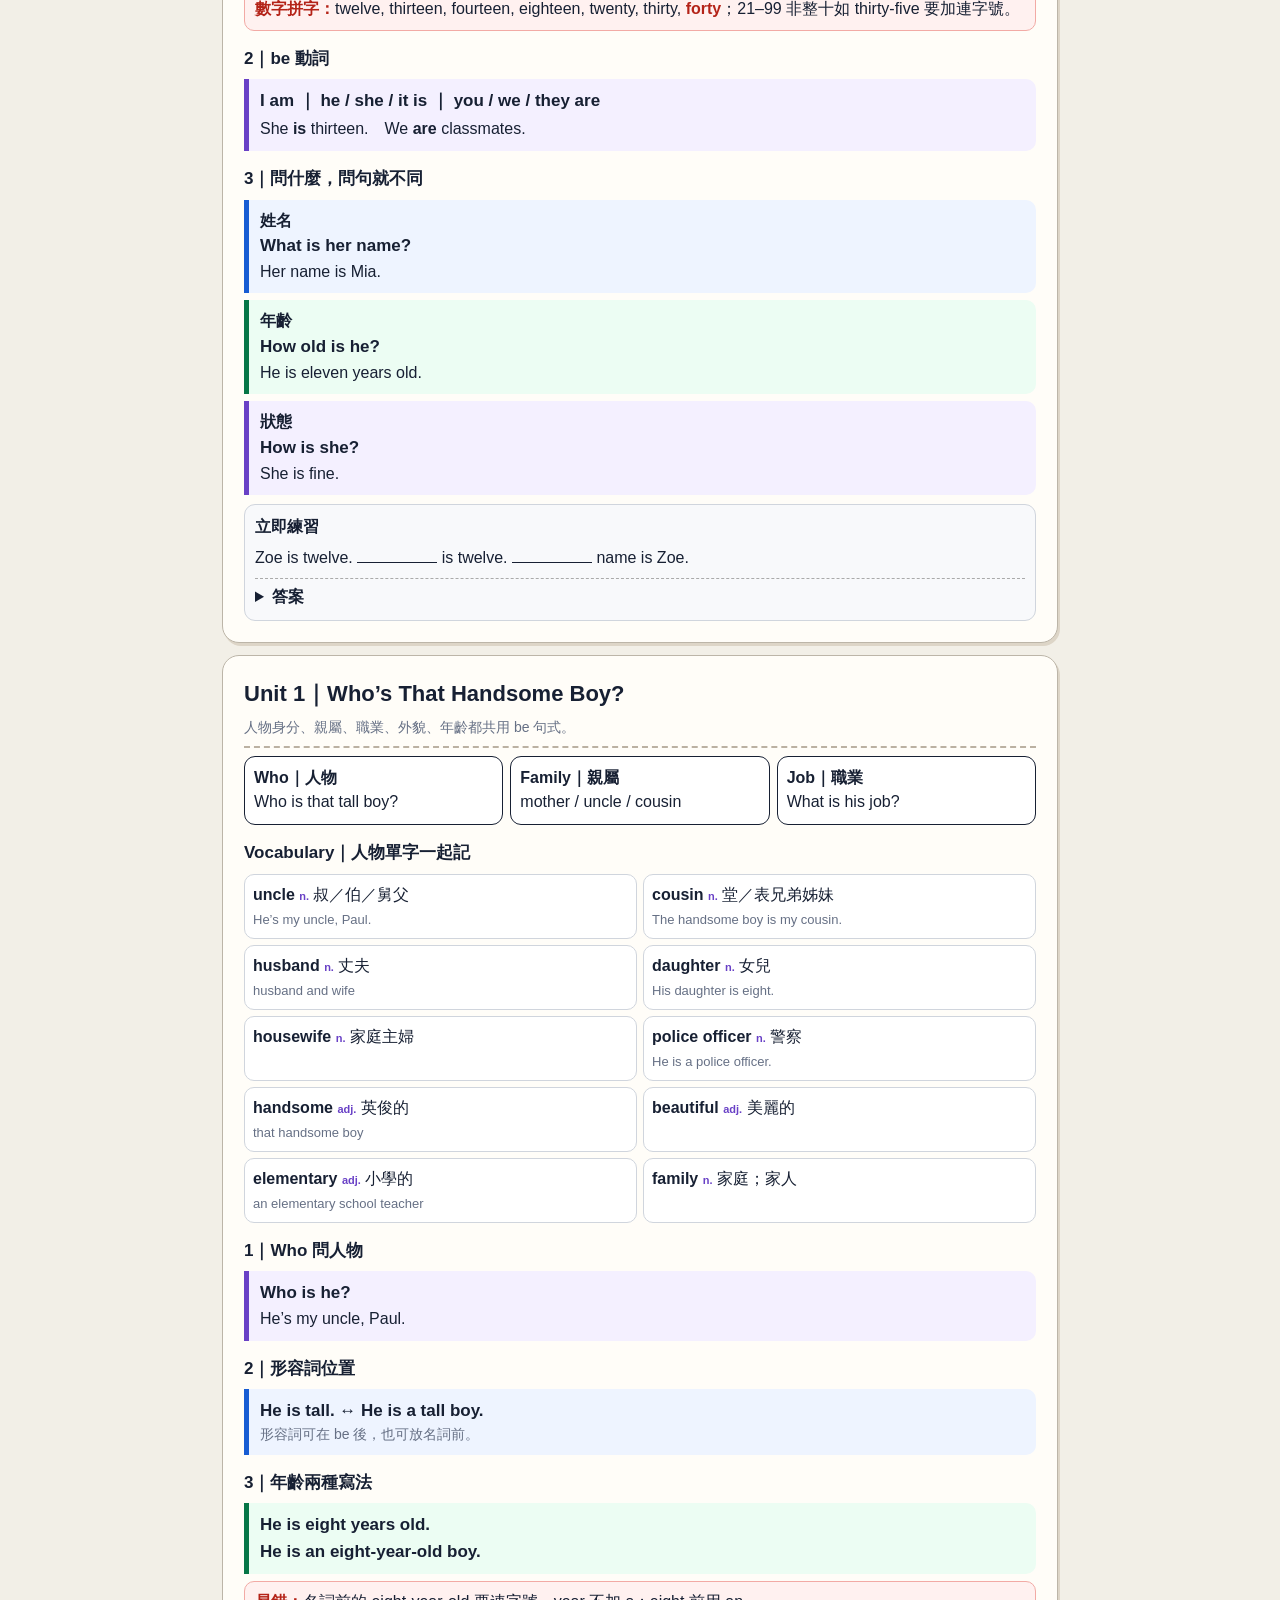
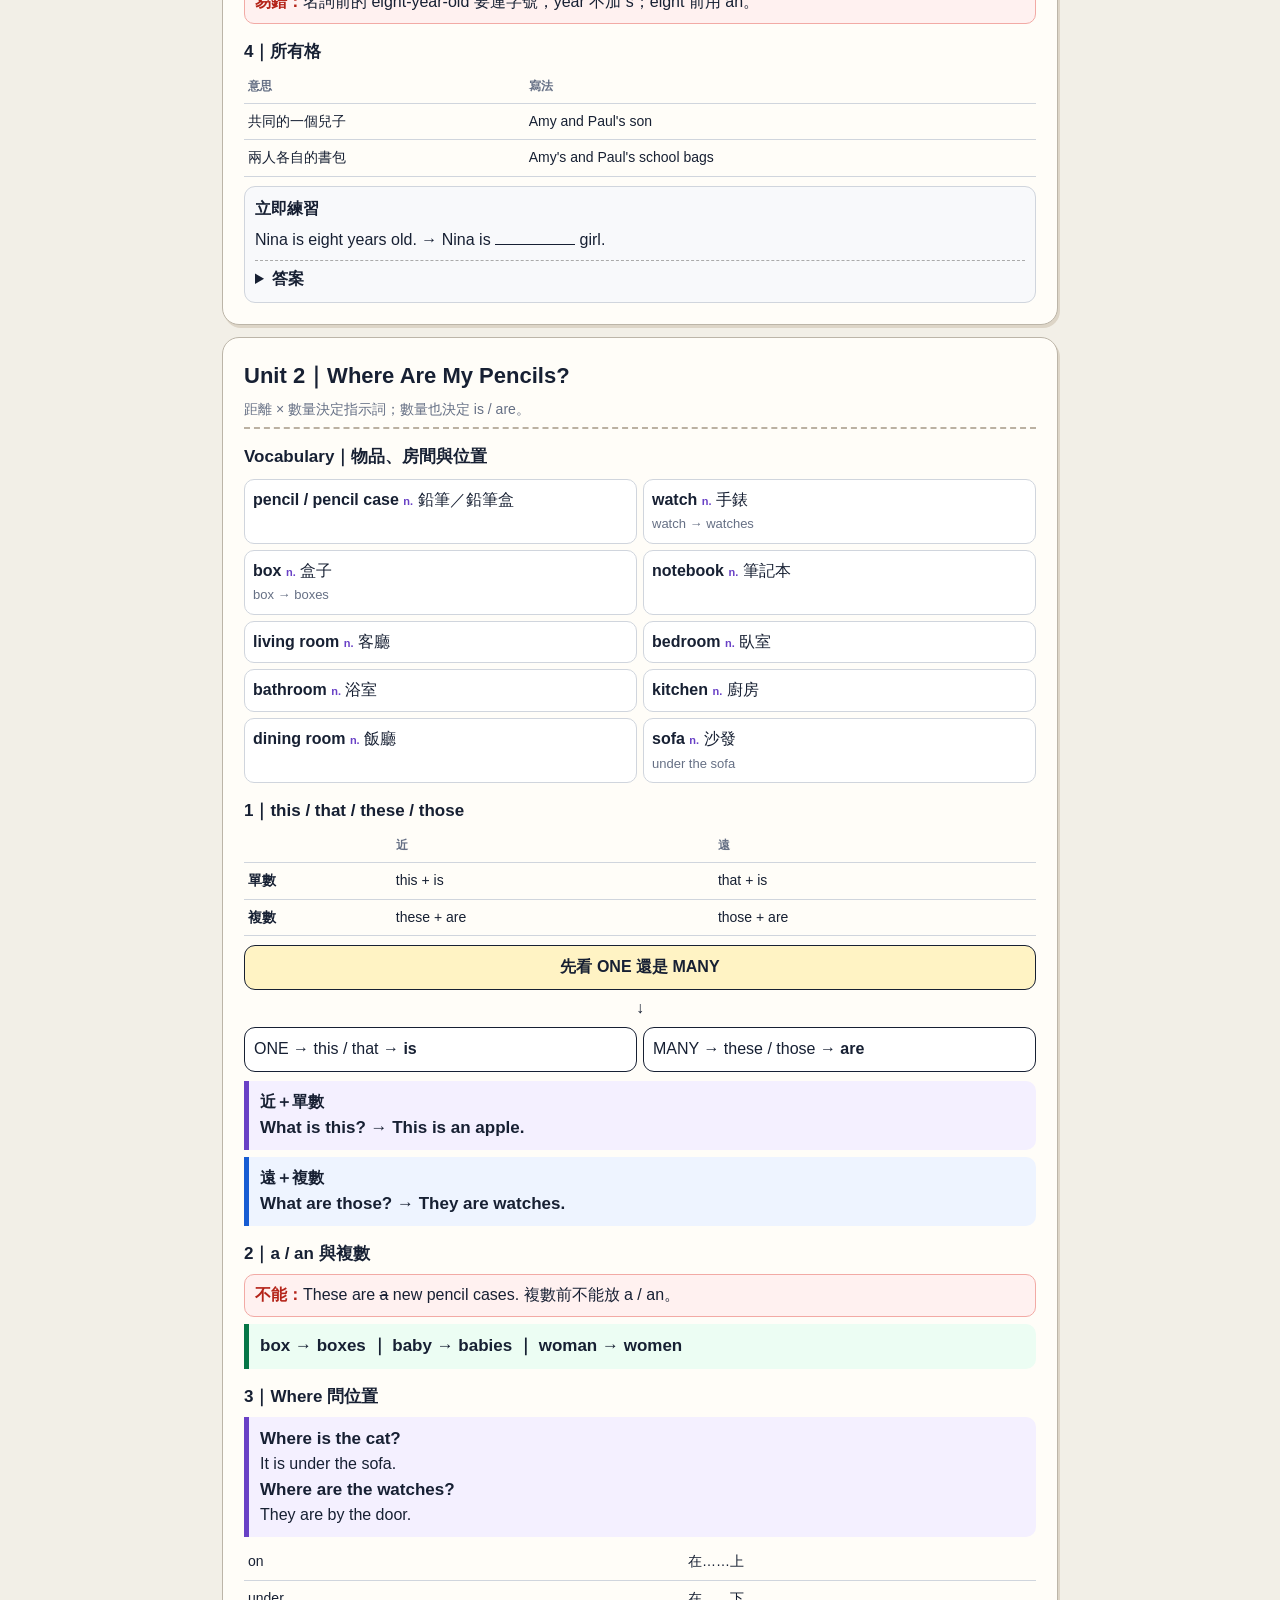
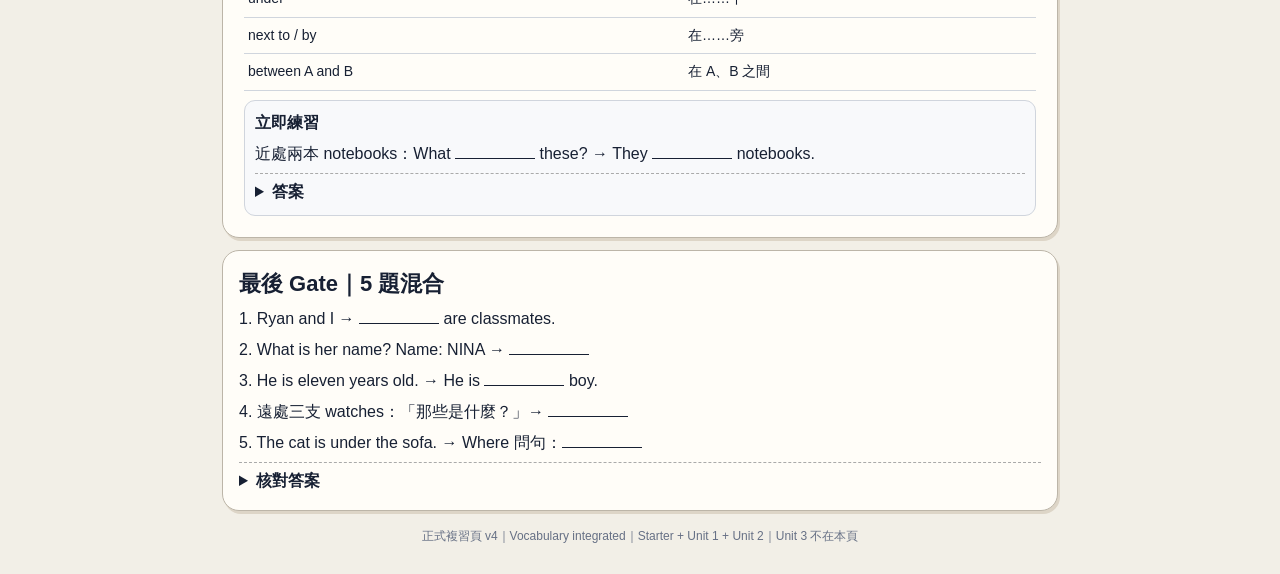
<file: demos/grammar-mindmap-demo.html>
<!doctype html><html lang="zh-Hant"><head><meta charset="utf-8"><meta name="viewport" content="width=device-width,initial-scale=1"><title>第一次段考｜Starter＋Unit 1＋Unit 2</title><style>
*{box-sizing:border-box}body{margin:0;background:#f2efe7;color:#172033;font-family:-apple-system,"Noto Sans TC",sans-serif;line-height:1.55}.p{max-width:860px;margin:auto;padding:12px}.hero,.u,.box{background:#fffdf8;border:1.5px solid #bcb5a8;border-radius:17px;padding:16px;margin-bottom:12px;box-shadow:2px 3px #ddd5c7}.hero{border:2px solid #172033}.tag{font-size:12px;font-weight:800;color:#6941c6}.hero h1{font-size:clamp(27px,7vw,40px);line-height:1.08;margin:5px 0}.muted{color:#667085;font-size:14px}nav{position:sticky;top:5px;z-index:5;display:grid;grid-template-columns:repeat(4,1fr);gap:5px;margin:10px 0}nav a{background:white;border:1.5px solid #172033;border-radius:10px;text-align:center;padding:8px 2px;text-decoration:none;color:#172033;font-size:13px;font-weight:800}h2{font-size:22px;margin:0 0 6px}h3{font-size:17px;margin:15px 0 5px}.rule{border-left:5px solid #6941c6;background:#f4f0ff;border-radius:0 10px 10px 0;padding:9px 11px;margin:7px 0}.b{border-color:#175cd3;background:#eef4ff}.g{border-color:#067647;background:#ecfdf3}.f{font-size:17px;font-weight:850}.ex{margin-top:3px}.warn{background:#fff1f0;border:1px solid #f2aaa5;border-radius:10px;padding:8px 10px;margin:7px 0}.warn b{color:#b42318}.map{display:grid;gap:6px;margin:9px 0}.node{border:1.5px solid #172033;border-radius:11px;padding:9px;background:white}.main{background:#fff3c4;text-align:center;font-weight:850}.arr{text-align:center;font-weight:900}.two{display:grid;grid-template-columns:1fr 1fr;gap:6px}table{width:100%;border-collapse:collapse;font-size:14px}th,td{padding:7px 4px;border-bottom:1px solid #d0d5dd;text-align:left;vertical-align:top}th{color:#667085;font-size:12px}.practice{background:#f8f9fb;border:1px solid #d0d5dd;border-radius:11px;padding:10px;margin-top:9px}.q{margin:6px 0}.blank{display:inline-block;min-width:80px;border-bottom:1px solid}details{margin-top:7px;border-top:1px dashed #aaa;padding-top:6px}summary{font-weight:800}.ans{background:#ecfdf3;border-radius:8px;padding:7px;margin-top:5px}.unithead{border-bottom:2px dashed #bbb1a2;padding-bottom:7px;margin-bottom:8px}.foot{text-align:center;color:#667085;font-size:12px;margin:16px}@media(min-width:700px){.cards{display:grid;grid-template-columns:repeat(3,1fr);gap:7px}.u{padding:21px}}
.vocab{display:grid;grid-template-columns:1fr;gap:6px;margin:8px 0}.word{border:1px solid #d0d5dd;border-radius:10px;padding:8px;background:#fff}.word b{font-size:16px}.pos{font-size:11px;color:#6941c6;font-weight:800}.word .use{font-size:13px;color:#667085;margin-top:2px}@media(min-width:650px){.vocab{grid-template-columns:1fr 1fr}}</style></head><body><main class="p">
<section class="hero"><div class="tag">HANLIN ENGLISH 1 · EXAM REVIEW</div><h1>第一次段考<br>Starter＋Unit 1＋Unit 2</h1><div class="muted">先找主詞與數量 → 選 be 動詞 → 再判斷姓名、年齡、人物、物品或位置。</div></section>
<nav><a href="#all">總覽</a><a href="#s">Starter</a><a href="#u1">Unit 1</a><a href="#u2">Unit 2</a></nav>
<section class="box" aria-label="三單元心智圖總覽"><h2>全範圍心智圖｜點選單元進入講義</h2><div class="muted">依上傳的 Starter–Unit 2 複習心智圖整理；保留原圖的三層主幹。</div><div class="map">
<a class="node main" href="#s" style="color:inherit;text-decoration:none">Starter Unit → 主詞與 be 動詞、姓名與年齡問答、句首大寫與句末標點<br><small>I→am｜He/She/It→is｜You/We/They→are</small>　↗ 點開 Starter</a>
<a class="node main" href="#u1" style="color:inherit;text-decoration:none">Unit 1 → be 動詞肯定／否定／疑問句、Yes/No 簡答、Who 問人物、形容詞位置／所有格<br><small>人物介紹與關係</small>　↗ 點開 Unit 1</a>
<a class="node main" href="#u2" style="color:inherit;text-decoration:none">Unit 2 → 名詞單複數與指示詞、Where 與位置介系詞、複數主詞搭配 are<br><small>this/that 單數｜these/those 複數</small>　↗ 點開 Unit 2</a></div><div class="muted">點選任一分支，即可跳到該單元的 Vocabulary、文法規則、例句與練習。</div></section><section id="all" class="box"><h2>三課共用一個文法引擎</h2><div class="map"><div class="node main">① 找主詞：I / he / she / it / you / we / they / 單數 / 複數</div><div class="arr">↓</div><div class="node main">② 選 be：I → am ｜單數 → is ｜you / 複數 → are</div><div class="arr">↓</div><div class="node main">③ 看問題：NAME / AGE / PERSON / THING / PLACE</div></div><div class="cards"><div class="node"><b>NAME</b><br>What is her name?</div><div class="node"><b>PERSON</b><br>Who is he?</div><div class="node"><b>PLACE</b><br>Where are they?</div></div></section>
<section id="s" class="u"><div class="unithead"><h2>Starter｜主詞、be、姓名與年齡</h2><div class="muted">先分清楚「誰」和「誰的」。</div></div>
<h3>1｜人稱 vs. 所有格</h3><table><tr><th>誰</th><th>誰的</th><th>例句</th></tr><tr><td>I</td><td>my</td><td>My name is Amy.</td></tr><tr><td>you</td><td>your</td><td>What is your name?</td></tr><tr><td>he</td><td>his</td><td>His name is Tony.</td></tr><tr><td>she</td><td>her</td><td>Her name is Judy.</td></tr><tr><td>it</td><td>its</td><td>Its name is Lucky.</td></tr></table><div class="warn"><b>易錯：</b>its = 它的；it's = it is。</div>
<h3>Vocabulary｜單字速記</h3><div class="vocab"><div class="word"><b>fine</b> <span class="pos">adj.</span> 好的；健康的<div class="use">How is she? → She is fine.</div></div><div class="word"><b>classmate</b> <span class="pos">n.</span> 同班同學<div class="use">We are classmates.</div></div><div class="word"><b>name</b> <span class="pos">n.</span> 名字<div class="use">What is her name?</div></div><div class="word"><b>old</b> <span class="pos">adj.</span> ……歲的<div class="use">How old is he?</div></div></div><div class="warn"><b>數字拼字：</b>twelve, thirteen, fourteen, eighteen, twenty, thirty, <b>forty</b>；21–99 非整十如 thirty-five 要加連字號。</div><h3>2｜be 動詞</h3><div class="rule"><div class="f">I am ｜ he / she / it is ｜ you / we / they are</div><div class="ex">She <b>is</b> thirteen.　We <b>are</b> classmates.</div></div>
<h3>3｜問什麼，問句就不同</h3><div class="rule b"><b>姓名</b><div class="f">What is her name?</div>Her name is Mia.</div><div class="rule g"><b>年齡</b><div class="f">How old is he?</div>He is eleven years old.</div><div class="rule"><b>狀態</b><div class="f">How is she?</div>She is fine.</div>
<div class="practice"><b>立即練習</b><div class="q">Zoe is twelve. <span class="blank"></span> is twelve. <span class="blank"></span> name is Zoe.</div><details><summary>答案</summary><div class="ans">She / Her</div></details></div></section>
<section id="u1" class="u"><div class="unithead"><h2>Unit 1｜Who’s That Handsome Boy?</h2><div class="muted">人物身分、親屬、職業、外貌、年齡都共用 be 句式。</div></div>
<div class="cards"><div class="node"><b>Who｜人物</b><br>Who is that tall boy?</div><div class="node"><b>Family｜親屬</b><br>mother / uncle / cousin</div><div class="node"><b>Job｜職業</b><br>What is his job?</div></div>
<h3>Vocabulary｜人物單字一起記</h3><div class="vocab"><div class="word"><b>uncle</b> <span class="pos">n.</span> 叔／伯／舅父<div class="use">He’s my uncle, Paul.</div></div><div class="word"><b>cousin</b> <span class="pos">n.</span> 堂／表兄弟姊妹<div class="use">The handsome boy is my cousin.</div></div><div class="word"><b>husband</b> <span class="pos">n.</span> 丈夫<div class="use">husband and wife</div></div><div class="word"><b>daughter</b> <span class="pos">n.</span> 女兒<div class="use">His daughter is eight.</div></div><div class="word"><b>housewife</b> <span class="pos">n.</span> 家庭主婦</div><div class="word"><b>police officer</b> <span class="pos">n.</span> 警察<div class="use">He is a police officer.</div></div><div class="word"><b>handsome</b> <span class="pos">adj.</span> 英俊的<div class="use">that handsome boy</div></div><div class="word"><b>beautiful</b> <span class="pos">adj.</span> 美麗的</div><div class="word"><b>elementary</b> <span class="pos">adj.</span> 小學的<div class="use">an elementary school teacher</div></div><div class="word"><b>family</b> <span class="pos">n.</span> 家庭；家人</div></div><h3>1｜Who 問人物</h3><div class="rule"><div class="f">Who is he?</div>He’s my uncle, Paul.</div>
<h3>2｜形容詞位置</h3><div class="rule b"><div class="f">He is tall. ↔ He is a tall boy.</div><div class="muted">形容詞可在 be 後，也可放名詞前。</div></div>
<h3>3｜年齡兩種寫法</h3><div class="rule g"><div class="f">He is eight years old.</div><div class="f">He is an eight-year-old boy.</div></div><div class="warn"><b>易錯：</b>名詞前的 eight-year-old 要連字號，year 不加 s；eight 前用 an。</div>
<h3>4｜所有格</h3><table><tr><th>意思</th><th>寫法</th></tr><tr><td>共同的一個兒子</td><td>Amy and Paul's son</td></tr><tr><td>兩人各自的書包</td><td>Amy's and Paul's school bags</td></tr></table>
<div class="practice"><b>立即練習</b><div class="q">Nina is eight years old. → Nina is <span class="blank"></span> girl.</div><details><summary>答案</summary><div class="ans">an eight-year-old</div></details></div></section>
<section id="u2" class="u"><div class="unithead"><h2>Unit 2｜Where Are My Pencils?</h2><div class="muted">距離 × 數量決定指示詞；數量也決定 is / are。</div></div>
<h3>Vocabulary｜物品、房間與位置</h3><div class="vocab"><div class="word"><b>pencil / pencil case</b> <span class="pos">n.</span> 鉛筆／鉛筆盒</div><div class="word"><b>watch</b> <span class="pos">n.</span> 手錶<div class="use">watch → watches</div></div><div class="word"><b>box</b> <span class="pos">n.</span> 盒子<div class="use">box → boxes</div></div><div class="word"><b>notebook</b> <span class="pos">n.</span> 筆記本</div><div class="word"><b>living room</b> <span class="pos">n.</span> 客廳</div><div class="word"><b>bedroom</b> <span class="pos">n.</span> 臥室</div><div class="word"><b>bathroom</b> <span class="pos">n.</span> 浴室</div><div class="word"><b>kitchen</b> <span class="pos">n.</span> 廚房</div><div class="word"><b>dining room</b> <span class="pos">n.</span> 飯廳</div><div class="word"><b>sofa</b> <span class="pos">n.</span> 沙發<div class="use">under the sofa</div></div></div><h3>1｜this / that / these / those</h3><table><tr><th></th><th>近</th><th>遠</th></tr><tr><td><b>單數</b></td><td>this + is</td><td>that + is</td></tr><tr><td><b>複數</b></td><td>these + are</td><td>those + are</td></tr></table>
<div class="map"><div class="node main">先看 ONE 還是 MANY</div><div class="arr">↓</div><div class="two"><div class="node">ONE → this / that → <b>is</b></div><div class="node">MANY → these / those → <b>are</b></div></div></div>
<div class="rule"><b>近＋單數</b><div class="f">What is this? → This is an apple.</div></div><div class="rule b"><b>遠＋複數</b><div class="f">What are those? → They are watches.</div></div>
<h3>2｜a / an 與複數</h3><div class="warn"><b>不能：</b>These are <s>a</s> new pencil cases. 複數前不能放 a / an。</div><div class="rule g"><div class="f">box → boxes ｜ baby → babies ｜ woman → women</div></div>
<h3>3｜Where 問位置</h3><div class="rule"><div class="f">Where is the cat?</div>It is under the sofa.<br><div class="f">Where are the watches?</div>They are by the door.</div><table><tr><td>on</td><td>在……上</td></tr><tr><td>under</td><td>在……下</td></tr><tr><td>next to / by</td><td>在……旁</td></tr><tr><td>between A and B</td><td>在 A、B 之間</td></tr></table>
<div class="practice"><b>立即練習</b><div class="q">近處兩本 notebooks：What <span class="blank"></span> these? → They <span class="blank"></span> notebooks.</div><details><summary>答案</summary><div class="ans">are / are</div></details></div></section>
<section class="box"><h2>最後 Gate｜5 題混合</h2><div class="q">1. Ryan and I → <span class="blank"></span> are classmates.</div><div class="q">2. What is her name? Name: NINA → <span class="blank"></span></div><div class="q">3. He is eleven years old. → He is <span class="blank"></span> boy.</div><div class="q">4. 遠處三支 watches：「那些是什麼？」→ <span class="blank"></span></div><div class="q">5. The cat is under the sofa. → Where 問句：<span class="blank"></span></div><details><summary>核對答案</summary><div class="ans">1 We　2 Her name is Nina.　3 an eleven-year-old　4 What are those?　5 Where is the cat?</div></details></section>
<div class="foot">正式複習頁 v4｜Vocabulary integrated｜Starter + Unit 1 + Unit 2｜Unit 3 不在本頁</div></main></body></html>
</file>
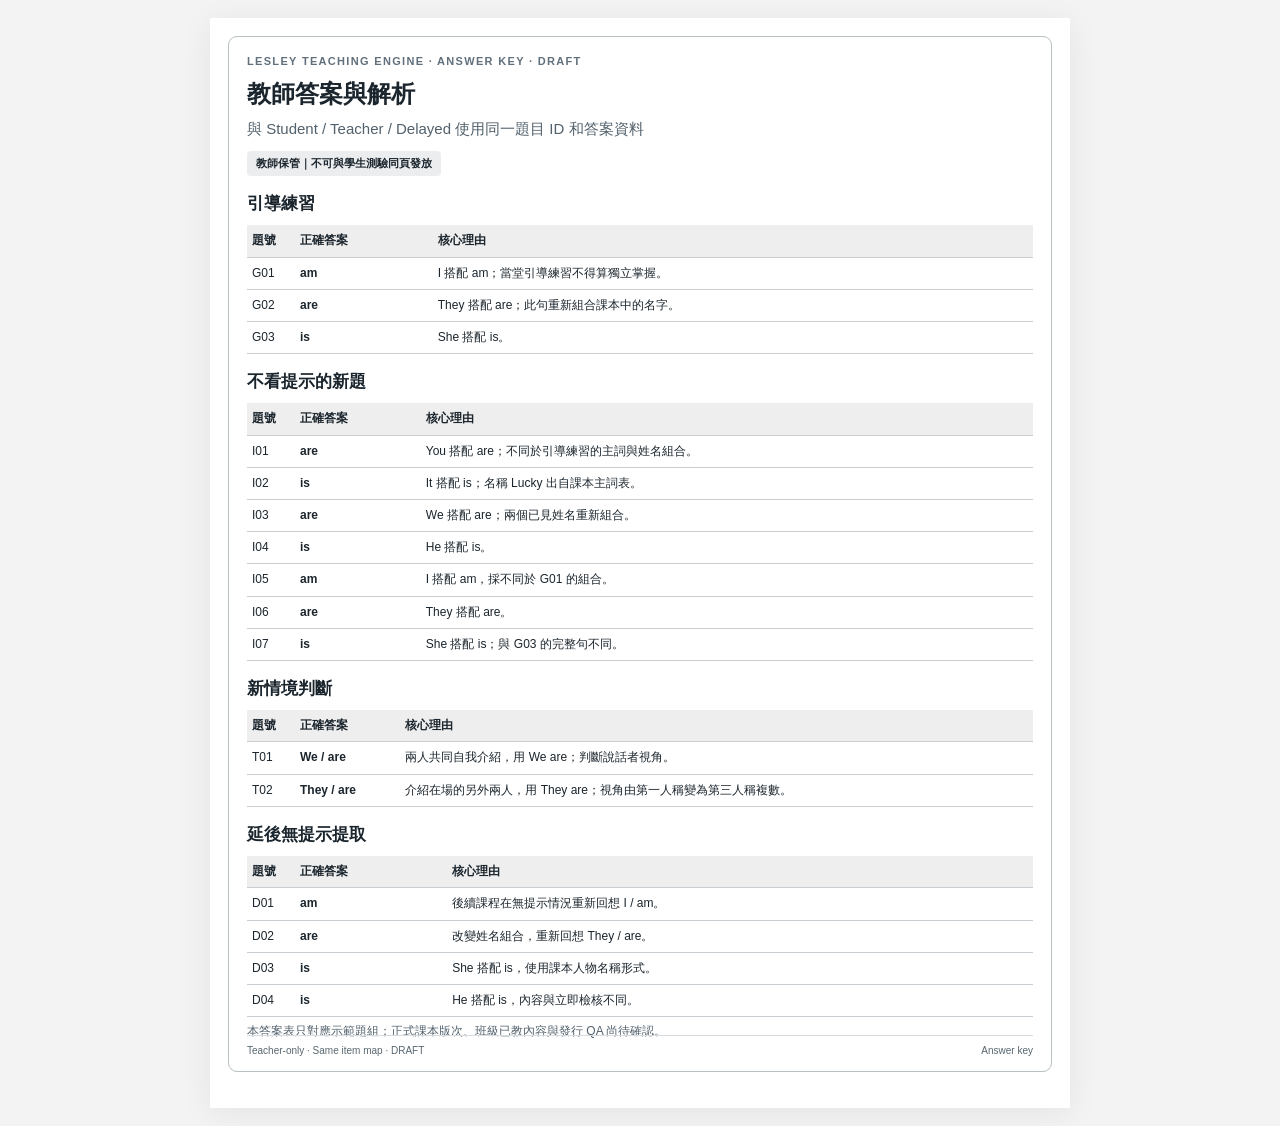
<file: examples/starter-be/answer.html>
<!doctype html><html lang="zh-Hant"><head><meta charset="utf-8"><meta name="viewport" content="width=device-width,initial-scale=1"><title>Starter Unit｜答案解析（草案）</title><style>
  @page{size:A4;margin:14mm 16mm 16mm}
  *{box-sizing:border-box}
  body{margin:0;background:#f2f3f2;color:#1b252d;font:15px/1.55 "Noto Sans TC","Microsoft JhengHei",Arial,sans-serif}
  main{max-width:860px;margin:18px auto;padding:18px;background:#fff;box-shadow:0 5px 30px #0001}
  .page{margin:0 0 18px;padding:16px 18px 20px;border:1px solid #b8c0c3;border-radius:9px;background:#fff;min-height:265mm;position:relative;break-after:page;page-break-after:always}
  .page:last-child{break-after:auto;page-break-after:auto}
  .eyebrow{font-size:11px;color:#61707c;letter-spacing:.12em;font-weight:800}
  h1{font-size:24px;margin:8px 0 7px;line-height:1.32}h2{font-size:17px;margin:15px 0 8px}
  p{margin:5px 0 10px} .muted{color:#52616c} .thin{font-size:12px}
  .meta{display:flex;justify-content:space-between;gap:12px;border-bottom:1px solid #b3bcc2;padding:7px 0 11px;margin-bottom:12px}
  .section{padding:12px 0;border-top:1px solid #d5dadd}
  .rulegrid{display:grid;grid-template-columns:1fr 1fr 1fr;gap:10px;margin:12px 0 18px}
  .rulegrid div{border:1px solid #aab4bb;padding:11px 9px;border-radius:6px;text-align:center;font:700 16px/1.4 Arial,sans-serif}
  .english{font:500 19px/1.6 Arial,"Noto Sans",sans-serif;letter-spacing:.01em}
  .question{display:flex;align-items:flex-start;gap:13px;margin:17px 0 20px;break-inside:avoid}
  .question .num{min-width:42px;font:700 12px/1.6 Arial;color:#4c5d67;padding-top:6px}
  .question .stem{flex:1;border-bottom:1px solid #e2e5e7;padding-bottom:15px;min-height:40px}
  .stem small{display:block;color:#46515b;font-size:13px;margin-bottom:7px}
  .paperline{display:block;border-bottom:1px solid #aeb9bd;height:29px;margin-top:5px}
  .footer{position:absolute;bottom:12px;left:18px;right:18px;font-size:10px;color:#586770;border-top:1px solid #d6dcdf;padding-top:7px;display:flex;justify-content:space-between}
  .tag{font-size:11px;display:inline-block;background:#ebedee;padding:4px 9px;border-radius:4px;font-weight:700}
  .guidegrid{display:grid;grid-template-columns:1fr 1fr;gap:12px;margin:12px 0}
  .guidebox{border:1px solid #b4bdc3;border-radius:6px;padding:10px 12px}
  table{width:100%;border-collapse:collapse;font-size:12px;line-height:1.6}
  th,td{border-bottom:1px solid #c7cdd0;padding:6px 5px;vertical-align:top;text-align:left}
  th{background:#eee;font-weight:800}
  .record{display:grid;grid-template-columns:1fr 1fr;gap:10px;margin:13px 0}
  .record label{border:1px solid #b9c2c7;border-radius:4px;padding:8px 10px;font-size:12px}
  @media screen and (max-width:700px){main{margin:0;padding:5px;box-shadow:none}.page{min-height:0;border-radius:0;padding:16px 15px 35px}.guidegrid{grid-template-columns:1fr}.rulegrid{gap:4px}.rulegrid div{padding:8px 3px;font-size:14px}}
  @media print{body{background:#fff;color:#111}main{max-width:none;margin:0;padding:0;box-shadow:none}.page{border:0;border-radius:0;padding:0;min-height:262mm;margin:0;box-shadow:none}.footer{left:0;right:0;bottom:0}.rulegrid div{border-color:#555}th{background:#eee!important;print-color-adjust:exact}.question{margin:14px 0 15px}}
</style></head><body><main><section class="page"><div class="eyebrow">LESLEY TEACHING ENGINE · ANSWER KEY · DRAFT</div><h1>教師答案與解析</h1><p class="muted">與 Student / Teacher / Delayed 使用同一題目 ID 和答案資料</p>
 <span class="tag">教師保管｜不可與學生測驗同頁發放</span><h2>引導練習</h2><table><thead><tr><th style="width:48px">題號</th><th>正確答案</th><th>核心理由</th></tr></thead><tbody><tr><td>G01</td><td><strong>am</strong></td><td>I 搭配 am；當堂引導練習不得算獨立掌握。</td></tr><tr><td>G02</td><td><strong>are</strong></td><td>They 搭配 are；此句重新組合課本中的名字。</td></tr><tr><td>G03</td><td><strong>is</strong></td><td>She 搭配 is。</td></tr></tbody></table><h2>不看提示的新題</h2><table><thead><tr><th style="width:48px">題號</th><th>正確答案</th><th>核心理由</th></tr></thead><tbody><tr><td>I01</td><td><strong>are</strong></td><td>You 搭配 are；不同於引導練習的主詞與姓名組合。</td></tr><tr><td>I02</td><td><strong>is</strong></td><td>It 搭配 is；名稱 Lucky 出自課本主詞表。</td></tr><tr><td>I03</td><td><strong>are</strong></td><td>We 搭配 are；兩個已見姓名重新組合。</td></tr><tr><td>I04</td><td><strong>is</strong></td><td>He 搭配 is。</td></tr><tr><td>I05</td><td><strong>am</strong></td><td>I 搭配 am，採不同於 G01 的組合。</td></tr><tr><td>I06</td><td><strong>are</strong></td><td>They 搭配 are。</td></tr><tr><td>I07</td><td><strong>is</strong></td><td>She 搭配 is；與 G03 的完整句不同。</td></tr></tbody></table><h2>新情境判斷</h2><table><thead><tr><th style="width:48px">題號</th><th>正確答案</th><th>核心理由</th></tr></thead><tbody><tr><td>T01</td><td><strong>We / are</strong></td><td>兩人共同自我介紹，用 We are；判斷說話者視角。</td></tr><tr><td>T02</td><td><strong>They / are</strong></td><td>介紹在場的另外兩人，用 They are；視角由第一人稱變為第三人稱複數。</td></tr></tbody></table><h2>延後無提示提取</h2><table><thead><tr><th style="width:48px">題號</th><th>正確答案</th><th>核心理由</th></tr></thead><tbody><tr><td>D01</td><td><strong>am</strong></td><td>後續課程在無提示情況重新回想 I / am。</td></tr><tr><td>D02</td><td><strong>are</strong></td><td>改變姓名組合，重新回想 They / are。</td></tr><tr><td>D03</td><td><strong>is</strong></td><td>She 搭配 is，使用課本人物名稱形式。</td></tr><tr><td>D04</td><td><strong>is</strong></td><td>He 搭配 is，內容與立即檢核不同。</td></tr></tbody></table>
 <p class="thin muted">本答案表只對應示範題組；正式課本版次、班級已教內容與發行 QA 尚待確認。</p>
 <div class="footer"><span>Teacher-only · Same item map · DRAFT</span><span>Answer key</span></div></section></main></body></html>
</file>
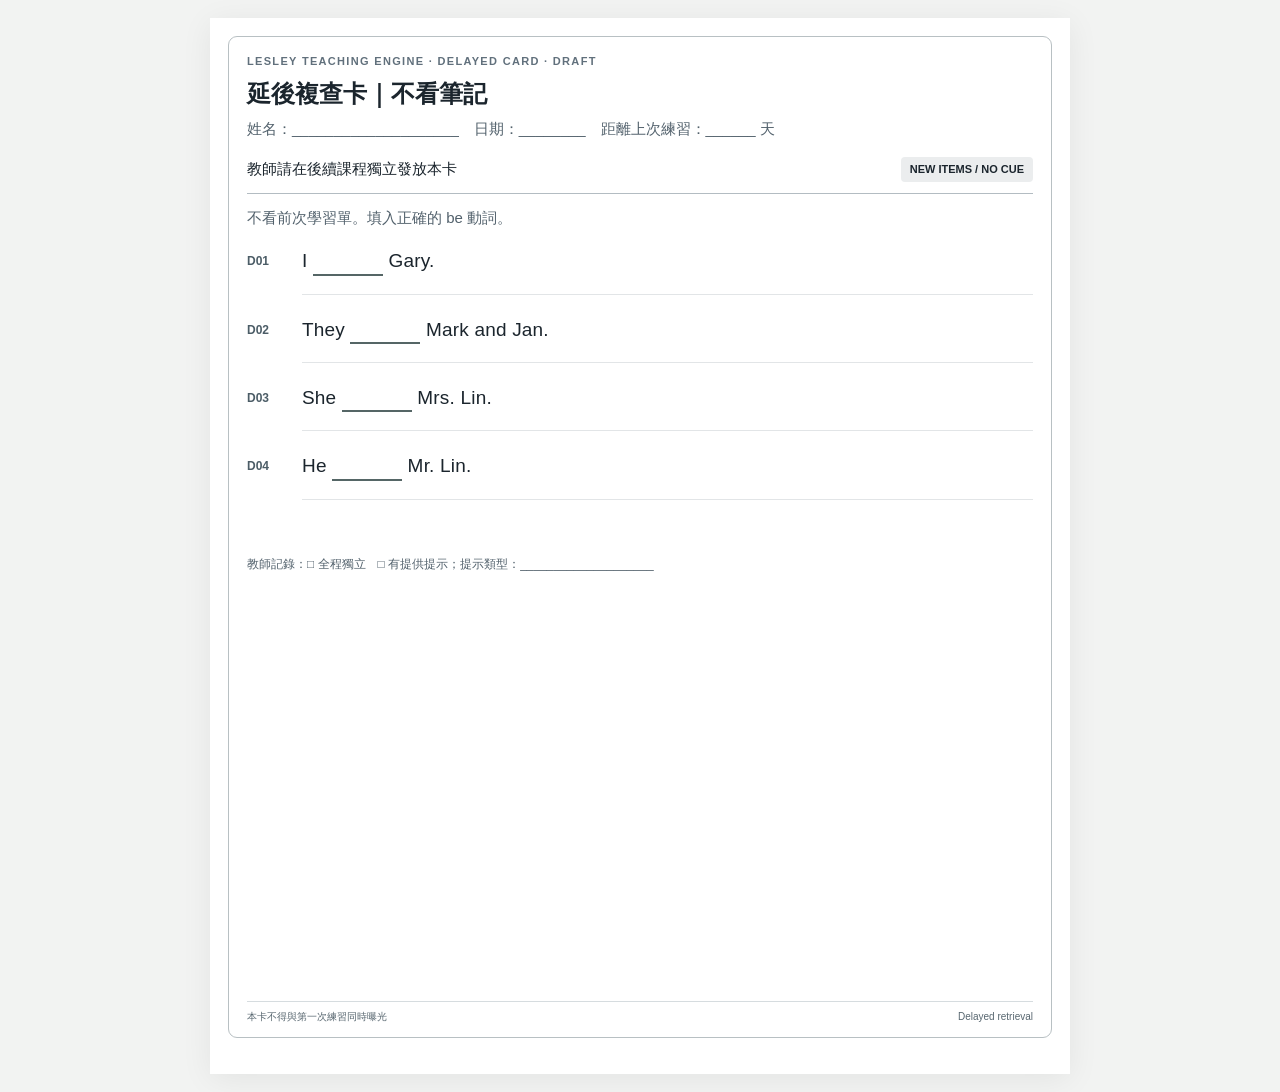
<file: examples/starter-be/delayed.html>
<!doctype html><html lang="zh-Hant"><head><meta charset="utf-8"><meta name="viewport" content="width=device-width,initial-scale=1"><title>Starter Unit｜延後複查卡（待教師審核）</title><style>
  @page{size:A4;margin:14mm 16mm 16mm}
  *{box-sizing:border-box}
  body{margin:0;background:#f2f3f2;color:#1b252d;font:15px/1.55 "Noto Sans TC","Microsoft JhengHei",Arial,sans-serif}
  main{max-width:860px;margin:18px auto;padding:18px;background:#fff;box-shadow:0 5px 30px #0001}
  .page{margin:0 0 18px;padding:16px 18px 20px;border:1px solid #b8c0c3;border-radius:9px;background:#fff;min-height:265mm;position:relative;break-after:page;page-break-after:always}
  .page:last-child{break-after:auto;page-break-after:auto}
  .eyebrow{font-size:11px;color:#61707c;letter-spacing:.12em;font-weight:800}
  h1{font-size:24px;margin:8px 0 7px;line-height:1.32}h2{font-size:17px;margin:15px 0 8px}
  p{margin:5px 0 10px} .muted{color:#52616c} .thin{font-size:12px}
  .meta{display:flex;justify-content:space-between;gap:12px;border-bottom:1px solid #b3bcc2;padding:7px 0 11px;margin-bottom:12px}
  .section{padding:12px 0;border-top:1px solid #d5dadd}
  .rulegrid{display:grid;grid-template-columns:1fr 1fr 1fr;gap:10px;margin:12px 0 18px}
  .rulegrid div{border:1px solid #aab4bb;padding:11px 9px;border-radius:6px;text-align:center;font:700 16px/1.4 Arial,sans-serif}
  .english{font:500 19px/1.6 Arial,"Noto Sans",sans-serif;letter-spacing:.01em}
  .question{display:flex;align-items:flex-start;gap:13px;margin:17px 0 20px;break-inside:avoid}
  .question .num{min-width:42px;font:700 12px/1.6 Arial;color:#4c5d67;padding-top:6px}
  .question .stem{flex:1;border-bottom:1px solid #e2e5e7;padding-bottom:15px;min-height:40px}
  .stem small{display:block;color:#46515b;font-size:13px;margin-bottom:7px}
  .paperline{display:block;border-bottom:1px solid #aeb9bd;height:29px;margin-top:5px}
  .footer{position:absolute;bottom:12px;left:18px;right:18px;font-size:10px;color:#586770;border-top:1px solid #d6dcdf;padding-top:7px;display:flex;justify-content:space-between}
  .tag{font-size:11px;display:inline-block;background:#ebedee;padding:4px 9px;border-radius:4px;font-weight:700}
  .guidegrid{display:grid;grid-template-columns:1fr 1fr;gap:12px;margin:12px 0}
  .guidebox{border:1px solid #b4bdc3;border-radius:6px;padding:10px 12px}
  table{width:100%;border-collapse:collapse;font-size:12px;line-height:1.6}
  th,td{border-bottom:1px solid #c7cdd0;padding:6px 5px;vertical-align:top;text-align:left}
  th{background:#eee;font-weight:800}
  .record{display:grid;grid-template-columns:1fr 1fr;gap:10px;margin:13px 0}
  .record label{border:1px solid #b9c2c7;border-radius:4px;padding:8px 10px;font-size:12px}
  @media screen and (max-width:700px){main{margin:0;padding:5px;box-shadow:none}.page{min-height:0;border-radius:0;padding:16px 15px 35px}.guidegrid{grid-template-columns:1fr}.rulegrid{gap:4px}.rulegrid div{padding:8px 3px;font-size:14px}}
  @media print{body{background:#fff;color:#111}main{max-width:none;margin:0;padding:0;box-shadow:none}.page{border:0;border-radius:0;padding:0;min-height:262mm;margin:0;box-shadow:none}.footer{left:0;right:0;bottom:0}.rulegrid div{border-color:#555}th{background:#eee!important;print-color-adjust:exact}.question{margin:14px 0 15px}}
</style></head><body><main><section class="page"><div class="eyebrow">LESLEY TEACHING ENGINE · DELAYED CARD · DRAFT</div><h1>延後複查卡｜不看筆記</h1><p class="muted">姓名：____________________　日期：________　距離上次練習：______ 天</p>
 <div class="meta"><span>教師請在後續課程獨立發放本卡</span><span class="tag">NEW ITEMS / NO CUE</span></div>
 <p class="muted">不看前次學習單。填入正確的 be 動詞。</p>
 <div class="question"><span class="num">D01</span><div class="stem"><div class="english">I <span style="white-space:nowrap;display:inline-block;min-width:70px;border-bottom:2px solid #566;transform:translateY(-3px)">&nbsp;</span> Gary.</div></div></div><div class="question"><span class="num">D02</span><div class="stem"><div class="english">They <span style="white-space:nowrap;display:inline-block;min-width:70px;border-bottom:2px solid #566;transform:translateY(-3px)">&nbsp;</span> Mark and Jan.</div></div></div><div class="question"><span class="num">D03</span><div class="stem"><div class="english">She <span style="white-space:nowrap;display:inline-block;min-width:70px;border-bottom:2px solid #566;transform:translateY(-3px)">&nbsp;</span> Mrs. Lin.</div></div></div><div class="question"><span class="num">D04</span><div class="stem"><div class="english">He <span style="white-space:nowrap;display:inline-block;min-width:70px;border-bottom:2px solid #566;transform:translateY(-3px)">&nbsp;</span> Mr. Lin.</div></div></div>
 <div style="height:30px"></div><p class="thin muted">教師記錄：□ 全程獨立　□ 有提供提示；提示類型：____________________</p>
 <div class="footer"><span>本卡不得與第一次練習同時曝光</span><span>Delayed retrieval</span></div></section></main></body></html>
</file>
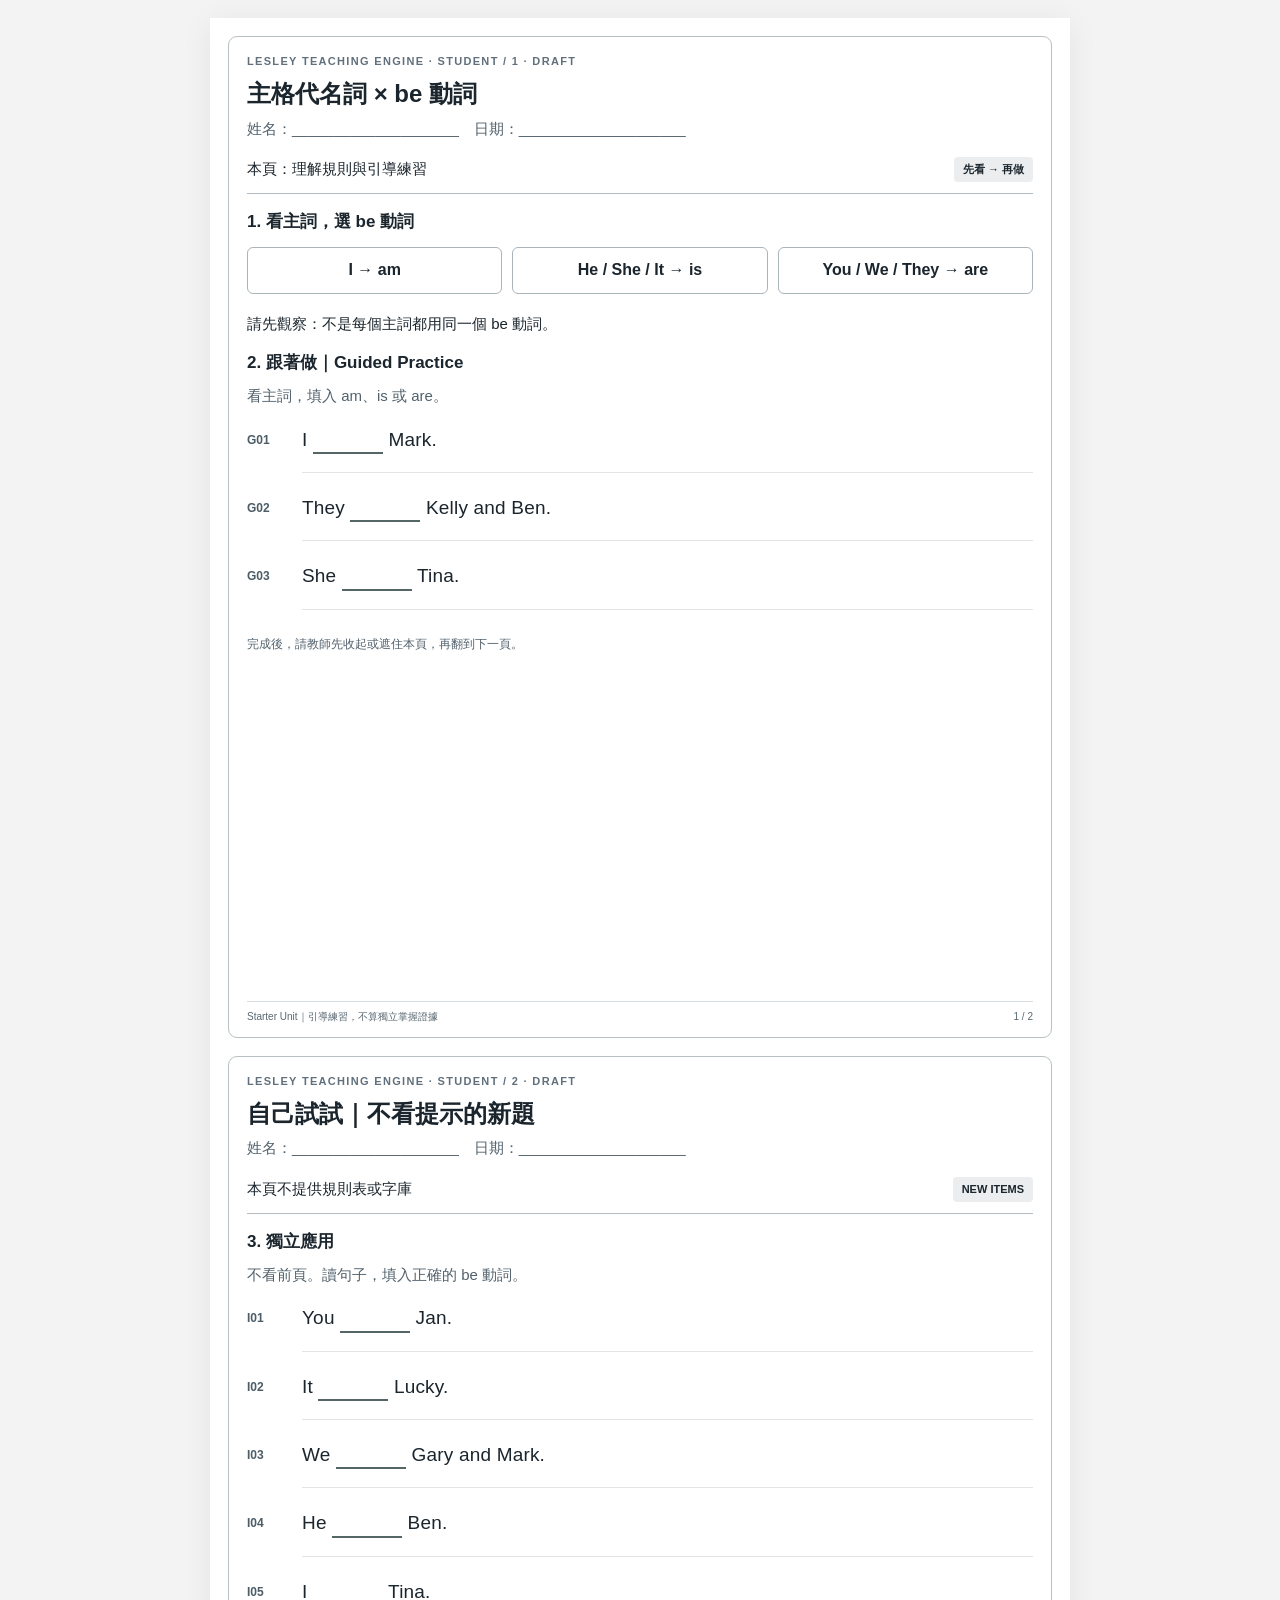
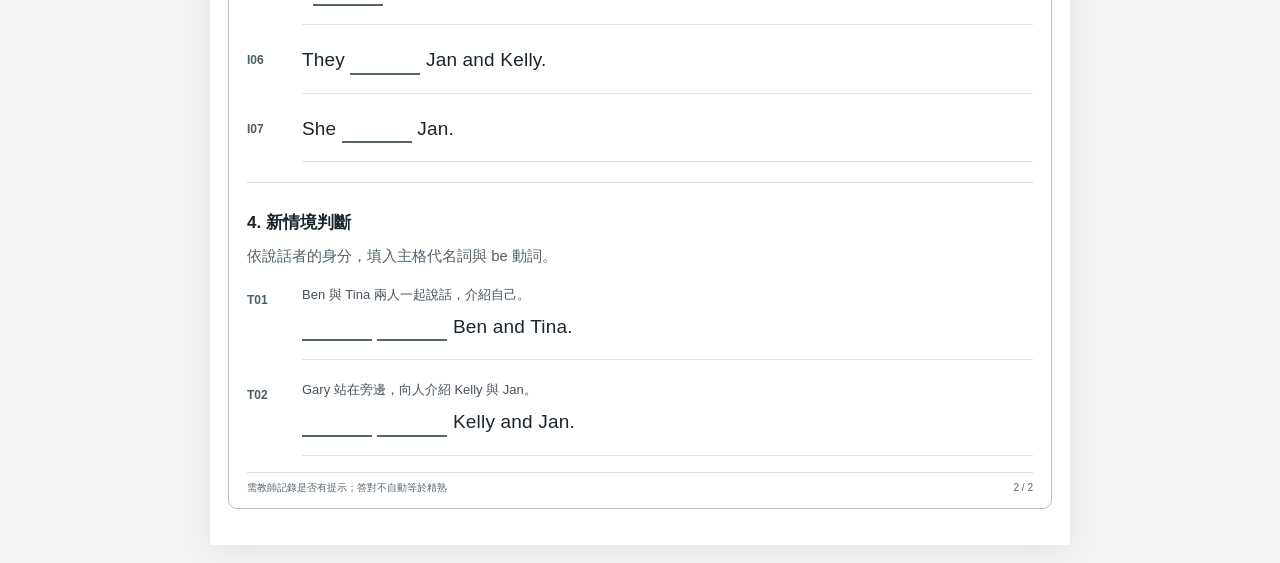
<file: examples/starter-be/student.html>
<!doctype html><html lang="zh-Hant"><head><meta charset="utf-8"><meta name="viewport" content="width=device-width,initial-scale=1"><title>Starter Unit 學生版｜待教師核對</title><style>
  @page{size:A4;margin:14mm 16mm 16mm}
  *{box-sizing:border-box}
  body{margin:0;background:#f2f3f2;color:#1b252d;font:15px/1.55 "Noto Sans TC","Microsoft JhengHei",Arial,sans-serif}
  main{max-width:860px;margin:18px auto;padding:18px;background:#fff;box-shadow:0 5px 30px #0001}
  .page{margin:0 0 18px;padding:16px 18px 20px;border:1px solid #b8c0c3;border-radius:9px;background:#fff;min-height:265mm;position:relative;break-after:page;page-break-after:always}
  .page:last-child{break-after:auto;page-break-after:auto}
  .eyebrow{font-size:11px;color:#61707c;letter-spacing:.12em;font-weight:800}
  h1{font-size:24px;margin:8px 0 7px;line-height:1.32}h2{font-size:17px;margin:15px 0 8px}
  p{margin:5px 0 10px} .muted{color:#52616c} .thin{font-size:12px}
  .meta{display:flex;justify-content:space-between;gap:12px;border-bottom:1px solid #b3bcc2;padding:7px 0 11px;margin-bottom:12px}
  .section{padding:12px 0;border-top:1px solid #d5dadd}
  .rulegrid{display:grid;grid-template-columns:1fr 1fr 1fr;gap:10px;margin:12px 0 18px}
  .rulegrid div{border:1px solid #aab4bb;padding:11px 9px;border-radius:6px;text-align:center;font:700 16px/1.4 Arial,sans-serif}
  .english{font:500 19px/1.6 Arial,"Noto Sans",sans-serif;letter-spacing:.01em}
  .question{display:flex;align-items:flex-start;gap:13px;margin:17px 0 20px;break-inside:avoid}
  .question .num{min-width:42px;font:700 12px/1.6 Arial;color:#4c5d67;padding-top:6px}
  .question .stem{flex:1;border-bottom:1px solid #e2e5e7;padding-bottom:15px;min-height:40px}
  .stem small{display:block;color:#46515b;font-size:13px;margin-bottom:7px}
  .paperline{display:block;border-bottom:1px solid #aeb9bd;height:29px;margin-top:5px}
  .footer{position:absolute;bottom:12px;left:18px;right:18px;font-size:10px;color:#586770;border-top:1px solid #d6dcdf;padding-top:7px;display:flex;justify-content:space-between}
  .tag{font-size:11px;display:inline-block;background:#ebedee;padding:4px 9px;border-radius:4px;font-weight:700}
  .guidegrid{display:grid;grid-template-columns:1fr 1fr;gap:12px;margin:12px 0}
  .guidebox{border:1px solid #b4bdc3;border-radius:6px;padding:10px 12px}
  table{width:100%;border-collapse:collapse;font-size:12px;line-height:1.6}
  th,td{border-bottom:1px solid #c7cdd0;padding:6px 5px;vertical-align:top;text-align:left}
  th{background:#eee;font-weight:800}
  .record{display:grid;grid-template-columns:1fr 1fr;gap:10px;margin:13px 0}
  .record label{border:1px solid #b9c2c7;border-radius:4px;padding:8px 10px;font-size:12px}
  @media screen and (max-width:700px){main{margin:0;padding:5px;box-shadow:none}.page{min-height:0;border-radius:0;padding:16px 15px 35px}.guidegrid{grid-template-columns:1fr}.rulegrid{gap:4px}.rulegrid div{padding:8px 3px;font-size:14px}}
  @media print{body{background:#fff;color:#111}main{max-width:none;margin:0;padding:0;box-shadow:none}.page{border:0;border-radius:0;padding:0;min-height:262mm;margin:0;box-shadow:none}.footer{left:0;right:0;bottom:0}.rulegrid div{border-color:#555}th{background:#eee!important;print-color-adjust:exact}.question{margin:14px 0 15px}}
</style></head><body><main><section class="page"><div class="eyebrow">LESLEY TEACHING ENGINE · STUDENT / 1 · DRAFT</div><h1>主格代名詞 × be 動詞</h1><p class="muted">姓名：____________________　日期：____________________</p>
 <div class="meta"><span>本頁：理解規則與引導練習</span><span class="tag">先看 → 再做</span></div>
 <h2>1. 看主詞，選 be 動詞</h2>
 <div class="rulegrid"><div>I → am</div><div>He / She / It → is</div><div>You / We / They → are</div></div>
 <p>請先觀察：不是每個主詞都用同一個 be 動詞。</p><h2>2. 跟著做｜Guided Practice</h2><p class="muted">看主詞，填入 am、is 或 are。</p>
 <div class="question"><span class="num">G01</span><div class="stem"><div class="english">I <span style="white-space:nowrap;display:inline-block;min-width:70px;border-bottom:2px solid #566;transform:translateY(-3px)">&nbsp;</span> Mark.</div></div></div><div class="question"><span class="num">G02</span><div class="stem"><div class="english">They <span style="white-space:nowrap;display:inline-block;min-width:70px;border-bottom:2px solid #566;transform:translateY(-3px)">&nbsp;</span> Kelly and Ben.</div></div></div><div class="question"><span class="num">G03</span><div class="stem"><div class="english">She <span style="white-space:nowrap;display:inline-block;min-width:70px;border-bottom:2px solid #566;transform:translateY(-3px)">&nbsp;</span> Tina.</div></div></div>
 <p class="muted thin" style="margin-top:25px">完成後，請教師先收起或遮住本頁，再翻到下一頁。</p>
 <div class="footer"><span>Starter Unit｜引導練習，不算獨立掌握證據</span><span>1 / 2</span></div></section><section class="page"><div class="eyebrow">LESLEY TEACHING ENGINE · STUDENT / 2 · DRAFT</div><h1>自己試試｜不看提示的新題</h1><p class="muted">姓名：____________________　日期：____________________</p>
 <div class="meta"><span>本頁不提供規則表或字庫</span><span class="tag">NEW ITEMS</span></div>
 <h2>3. 獨立應用</h2><p class="muted">不看前頁。讀句子，填入正確的 be 動詞。</p>
 <div class="question"><span class="num">I01</span><div class="stem"><div class="english">You <span style="white-space:nowrap;display:inline-block;min-width:70px;border-bottom:2px solid #566;transform:translateY(-3px)">&nbsp;</span> Jan.</div></div></div><div class="question"><span class="num">I02</span><div class="stem"><div class="english">It <span style="white-space:nowrap;display:inline-block;min-width:70px;border-bottom:2px solid #566;transform:translateY(-3px)">&nbsp;</span> Lucky.</div></div></div><div class="question"><span class="num">I03</span><div class="stem"><div class="english">We <span style="white-space:nowrap;display:inline-block;min-width:70px;border-bottom:2px solid #566;transform:translateY(-3px)">&nbsp;</span> Gary and Mark.</div></div></div><div class="question"><span class="num">I04</span><div class="stem"><div class="english">He <span style="white-space:nowrap;display:inline-block;min-width:70px;border-bottom:2px solid #566;transform:translateY(-3px)">&nbsp;</span> Ben.</div></div></div><div class="question"><span class="num">I05</span><div class="stem"><div class="english">I <span style="white-space:nowrap;display:inline-block;min-width:70px;border-bottom:2px solid #566;transform:translateY(-3px)">&nbsp;</span> Tina.</div></div></div><div class="question"><span class="num">I06</span><div class="stem"><div class="english">They <span style="white-space:nowrap;display:inline-block;min-width:70px;border-bottom:2px solid #566;transform:translateY(-3px)">&nbsp;</span> Jan and Kelly.</div></div></div><div class="question"><span class="num">I07</span><div class="stem"><div class="english">She <span style="white-space:nowrap;display:inline-block;min-width:70px;border-bottom:2px solid #566;transform:translateY(-3px)">&nbsp;</span> Jan.</div></div></div>
 <div class="section"><h2>4. 新情境判斷</h2><p class="muted">依說話者的身分，填入主格代名詞與 be 動詞。</p>
 <div class="question"><span class="num">T01</span><div class="stem"><small>Ben 與 Tina 兩人一起說話，介紹自己。</small><div class="english"><span style="white-space:nowrap;display:inline-block;min-width:70px;border-bottom:2px solid #566;transform:translateY(-3px)">&nbsp;</span> <span style="white-space:nowrap;display:inline-block;min-width:70px;border-bottom:2px solid #566;transform:translateY(-3px)">&nbsp;</span> Ben and Tina.</div></div></div><div class="question"><span class="num">T02</span><div class="stem"><small>Gary 站在旁邊，向人介紹 Kelly 與 Jan。</small><div class="english"><span style="white-space:nowrap;display:inline-block;min-width:70px;border-bottom:2px solid #566;transform:translateY(-3px)">&nbsp;</span> <span style="white-space:nowrap;display:inline-block;min-width:70px;border-bottom:2px solid #566;transform:translateY(-3px)">&nbsp;</span> Kelly and Jan.</div></div></div></div>
 <div class="footer"><span>需教師記錄是否有提示；答對不自動等於精熟</span><span>2 / 2</span></div></section></main></body></html>
</file>
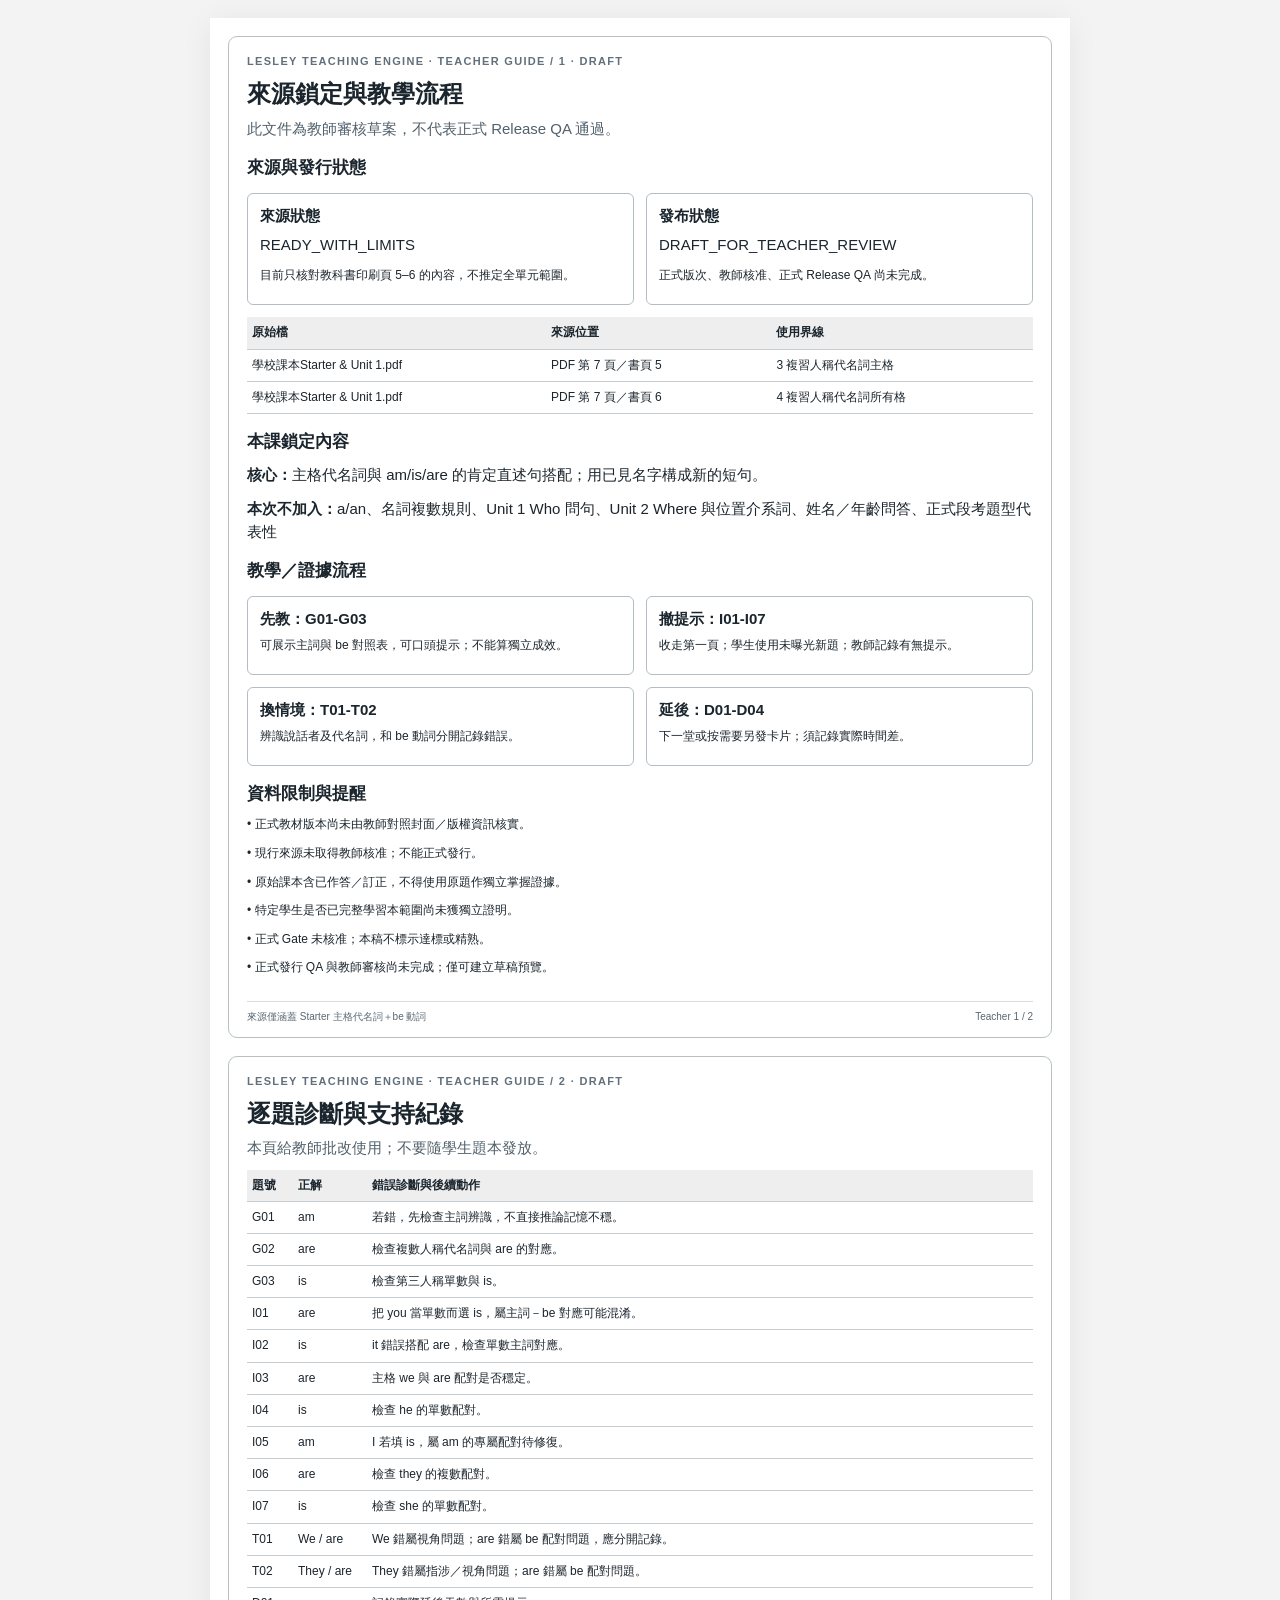
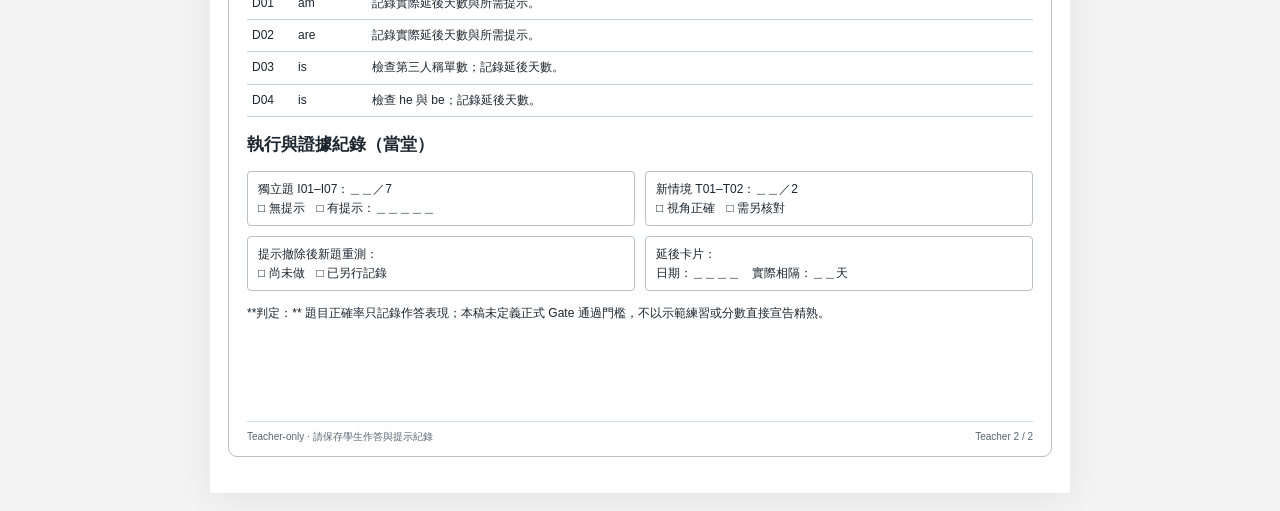
<file: examples/starter-be/teacher.html>
<!doctype html><html lang="zh-Hant"><head><meta charset="utf-8"><meta name="viewport" content="width=device-width,initial-scale=1"><title>Starter Unit｜教師指引（草案）</title><style>
  @page{size:A4;margin:14mm 16mm 16mm}
  *{box-sizing:border-box}
  body{margin:0;background:#f2f3f2;color:#1b252d;font:15px/1.55 "Noto Sans TC","Microsoft JhengHei",Arial,sans-serif}
  main{max-width:860px;margin:18px auto;padding:18px;background:#fff;box-shadow:0 5px 30px #0001}
  .page{margin:0 0 18px;padding:16px 18px 20px;border:1px solid #b8c0c3;border-radius:9px;background:#fff;min-height:265mm;position:relative;break-after:page;page-break-after:always}
  .page:last-child{break-after:auto;page-break-after:auto}
  .eyebrow{font-size:11px;color:#61707c;letter-spacing:.12em;font-weight:800}
  h1{font-size:24px;margin:8px 0 7px;line-height:1.32}h2{font-size:17px;margin:15px 0 8px}
  p{margin:5px 0 10px} .muted{color:#52616c} .thin{font-size:12px}
  .meta{display:flex;justify-content:space-between;gap:12px;border-bottom:1px solid #b3bcc2;padding:7px 0 11px;margin-bottom:12px}
  .section{padding:12px 0;border-top:1px solid #d5dadd}
  .rulegrid{display:grid;grid-template-columns:1fr 1fr 1fr;gap:10px;margin:12px 0 18px}
  .rulegrid div{border:1px solid #aab4bb;padding:11px 9px;border-radius:6px;text-align:center;font:700 16px/1.4 Arial,sans-serif}
  .english{font:500 19px/1.6 Arial,"Noto Sans",sans-serif;letter-spacing:.01em}
  .question{display:flex;align-items:flex-start;gap:13px;margin:17px 0 20px;break-inside:avoid}
  .question .num{min-width:42px;font:700 12px/1.6 Arial;color:#4c5d67;padding-top:6px}
  .question .stem{flex:1;border-bottom:1px solid #e2e5e7;padding-bottom:15px;min-height:40px}
  .stem small{display:block;color:#46515b;font-size:13px;margin-bottom:7px}
  .paperline{display:block;border-bottom:1px solid #aeb9bd;height:29px;margin-top:5px}
  .footer{position:absolute;bottom:12px;left:18px;right:18px;font-size:10px;color:#586770;border-top:1px solid #d6dcdf;padding-top:7px;display:flex;justify-content:space-between}
  .tag{font-size:11px;display:inline-block;background:#ebedee;padding:4px 9px;border-radius:4px;font-weight:700}
  .guidegrid{display:grid;grid-template-columns:1fr 1fr;gap:12px;margin:12px 0}
  .guidebox{border:1px solid #b4bdc3;border-radius:6px;padding:10px 12px}
  table{width:100%;border-collapse:collapse;font-size:12px;line-height:1.6}
  th,td{border-bottom:1px solid #c7cdd0;padding:6px 5px;vertical-align:top;text-align:left}
  th{background:#eee;font-weight:800}
  .record{display:grid;grid-template-columns:1fr 1fr;gap:10px;margin:13px 0}
  .record label{border:1px solid #b9c2c7;border-radius:4px;padding:8px 10px;font-size:12px}
  @media screen and (max-width:700px){main{margin:0;padding:5px;box-shadow:none}.page{min-height:0;border-radius:0;padding:16px 15px 35px}.guidegrid{grid-template-columns:1fr}.rulegrid{gap:4px}.rulegrid div{padding:8px 3px;font-size:14px}}
  @media print{body{background:#fff;color:#111}main{max-width:none;margin:0;padding:0;box-shadow:none}.page{border:0;border-radius:0;padding:0;min-height:262mm;margin:0;box-shadow:none}.footer{left:0;right:0;bottom:0}.rulegrid div{border-color:#555}th{background:#eee!important;print-color-adjust:exact}.question{margin:14px 0 15px}}
</style></head><body><main><section class="page"><div class="eyebrow">LESLEY TEACHING ENGINE · TEACHER GUIDE / 1 · DRAFT</div><h1>來源鎖定與教學流程</h1><p class="muted">此文件為教師審核草案，不代表正式 Release QA 通過。</p>
 <h2>來源與發行狀態</h2>
 <div class="guidegrid"><div class="guidebox"><strong>來源狀態</strong><p>READY_WITH_LIMITS</p><p class="thin">目前只核對教科書印刷頁 5–6 的內容，不推定全單元範圍。</p></div><div class="guidebox"><strong>發布狀態</strong><p>DRAFT_FOR_TEACHER_REVIEW</p><p class="thin">正式版次、教師核准、正式 Release QA 尚未完成。</p></div></div>
 <table><thead><tr><th>原始檔</th><th>來源位置</th><th>使用界線</th></tr></thead><tbody><tr><td>學校課本Starter &amp; Unit 1.pdf</td><td>PDF 第 7 頁／書頁 5</td><td>3 複習人稱代名詞主格</td></tr><tr><td>學校課本Starter &amp; Unit 1.pdf</td><td>PDF 第 7 頁／書頁 6</td><td>4 複習人稱代名詞所有格</td></tr></tbody></table>
 <h2>本課鎖定內容</h2><p><strong>核心：</strong>主格代名詞與 am/is/are 的肯定直述句搭配；用已見名字構成新的短句。</p><p><strong>本次不加入：</strong>a/an、名詞複數規則、Unit 1 Who 問句、Unit 2 Where 與位置介系詞、姓名／年齡問答、正式段考題型代表性</p><h2>教學／證據流程</h2>
 <div class="guidegrid"><div class="guidebox"><strong>先教：G01-G03</strong><p class="thin">可展示主詞與 be 對照表，可口頭提示；不能算獨立成效。</p></div><div class="guidebox"><strong>撤提示：I01-I07</strong><p class="thin">收走第一頁；學生使用未曝光新題；教師記錄有無提示。</p></div><div class="guidebox"><strong>換情境：T01-T02</strong><p class="thin">辨識說話者及代名詞，和 be 動詞分開記錄錯誤。</p></div><div class="guidebox"><strong>延後：D01-D04</strong><p class="thin">下一堂或按需要另發卡片；須記錄實際時間差。</p></div></div>
 <h2>資料限制與提醒</h2><p class="thin">• 正式教材版本尚未由教師對照封面／版權資訊核實。</p><p class="thin">• 現行來源未取得教師核准；不能正式發行。</p><p class="thin">• 原始課本含已作答／訂正，不得使用原題作獨立掌握證據。</p><p class="thin">• 特定學生是否已完整學習本範圍尚未獲獨立證明。</p><p class="thin">• 正式 Gate 未核准；本稿不標示達標或精熟。</p><p class="thin">• 正式發行 QA 與教師審核尚未完成；僅可建立草稿預覽。</p>
 <div class="footer"><span>來源僅涵蓋 Starter 主格代名詞＋be 動詞</span><span>Teacher 1 / 2</span></div></section><section class="page"><div class="eyebrow">LESLEY TEACHING ENGINE · TEACHER GUIDE / 2 · DRAFT</div><h1>逐題診斷與支持紀錄</h1><p class="muted">本頁給教師批改使用；不要隨學生題本發放。</p>
 <table><thead><tr><th style="width:46px">題號</th><th style="width:74px">正解</th><th>錯誤診斷與後續動作</th></tr></thead><tbody><tr><td>G01</td><td>am</td><td>若錯，先檢查主詞辨識，不直接推論記憶不穩。</td></tr><tr><td>G02</td><td>are</td><td>檢查複數人稱代名詞與 are 的對應。</td></tr><tr><td>G03</td><td>is</td><td>檢查第三人稱單數與 is。</td></tr><tr><td>I01</td><td>are</td><td>把 you 當單數而選 is，屬主詞－be 對應可能混淆。</td></tr><tr><td>I02</td><td>is</td><td>it 錯誤搭配 are，檢查單數主詞對應。</td></tr><tr><td>I03</td><td>are</td><td>主格 we 與 are 配對是否穩定。</td></tr><tr><td>I04</td><td>is</td><td>檢查 he 的單數配對。</td></tr><tr><td>I05</td><td>am</td><td>I 若填 is，屬 am 的專屬配對待修復。</td></tr><tr><td>I06</td><td>are</td><td>檢查 they 的複數配對。</td></tr><tr><td>I07</td><td>is</td><td>檢查 she 的單數配對。</td></tr><tr><td>T01</td><td>We / are</td><td>We 錯屬視角問題；are 錯屬 be 配對問題，應分開記錄。</td></tr><tr><td>T02</td><td>They / are</td><td>They 錯屬指涉／視角問題；are 錯屬 be 配對問題。</td></tr><tr><td>D01</td><td>am</td><td>記錄實際延後天數與所需提示。</td></tr><tr><td>D02</td><td>are</td><td>記錄實際延後天數與所需提示。</td></tr><tr><td>D03</td><td>is</td><td>檢查第三人稱單數；記錄延後天數。</td></tr><tr><td>D04</td><td>is</td><td>檢查 he 與 be；記錄延後天數。</td></tr></tbody></table>
 <h2>執行與證據紀錄（當堂）</h2>
 <div class="record"><label>獨立題 I01–I07：＿＿／7<br>□ 無提示　□ 有提示：＿＿＿＿＿</label><label>新情境 T01–T02：＿＿／2<br>□ 視角正確　□ 需另核對</label><label>提示撤除後新題重測：<br>□ 尚未做　□ 已另行記錄</label><label>延後卡片：<br>日期：＿＿＿＿　實際相隔：＿＿天</label></div>
 <p class="thin">**判定：** 題目正確率只記錄作答表現；本稿未定義正式 Gate 通過門檻，不以示範練習或分數直接宣告精熟。</p>
 <div class="footer"><span>Teacher-only · 請保存學生作答與提示紀錄</span><span>Teacher 2 / 2</span></div></section></main></body></html>
</file>
